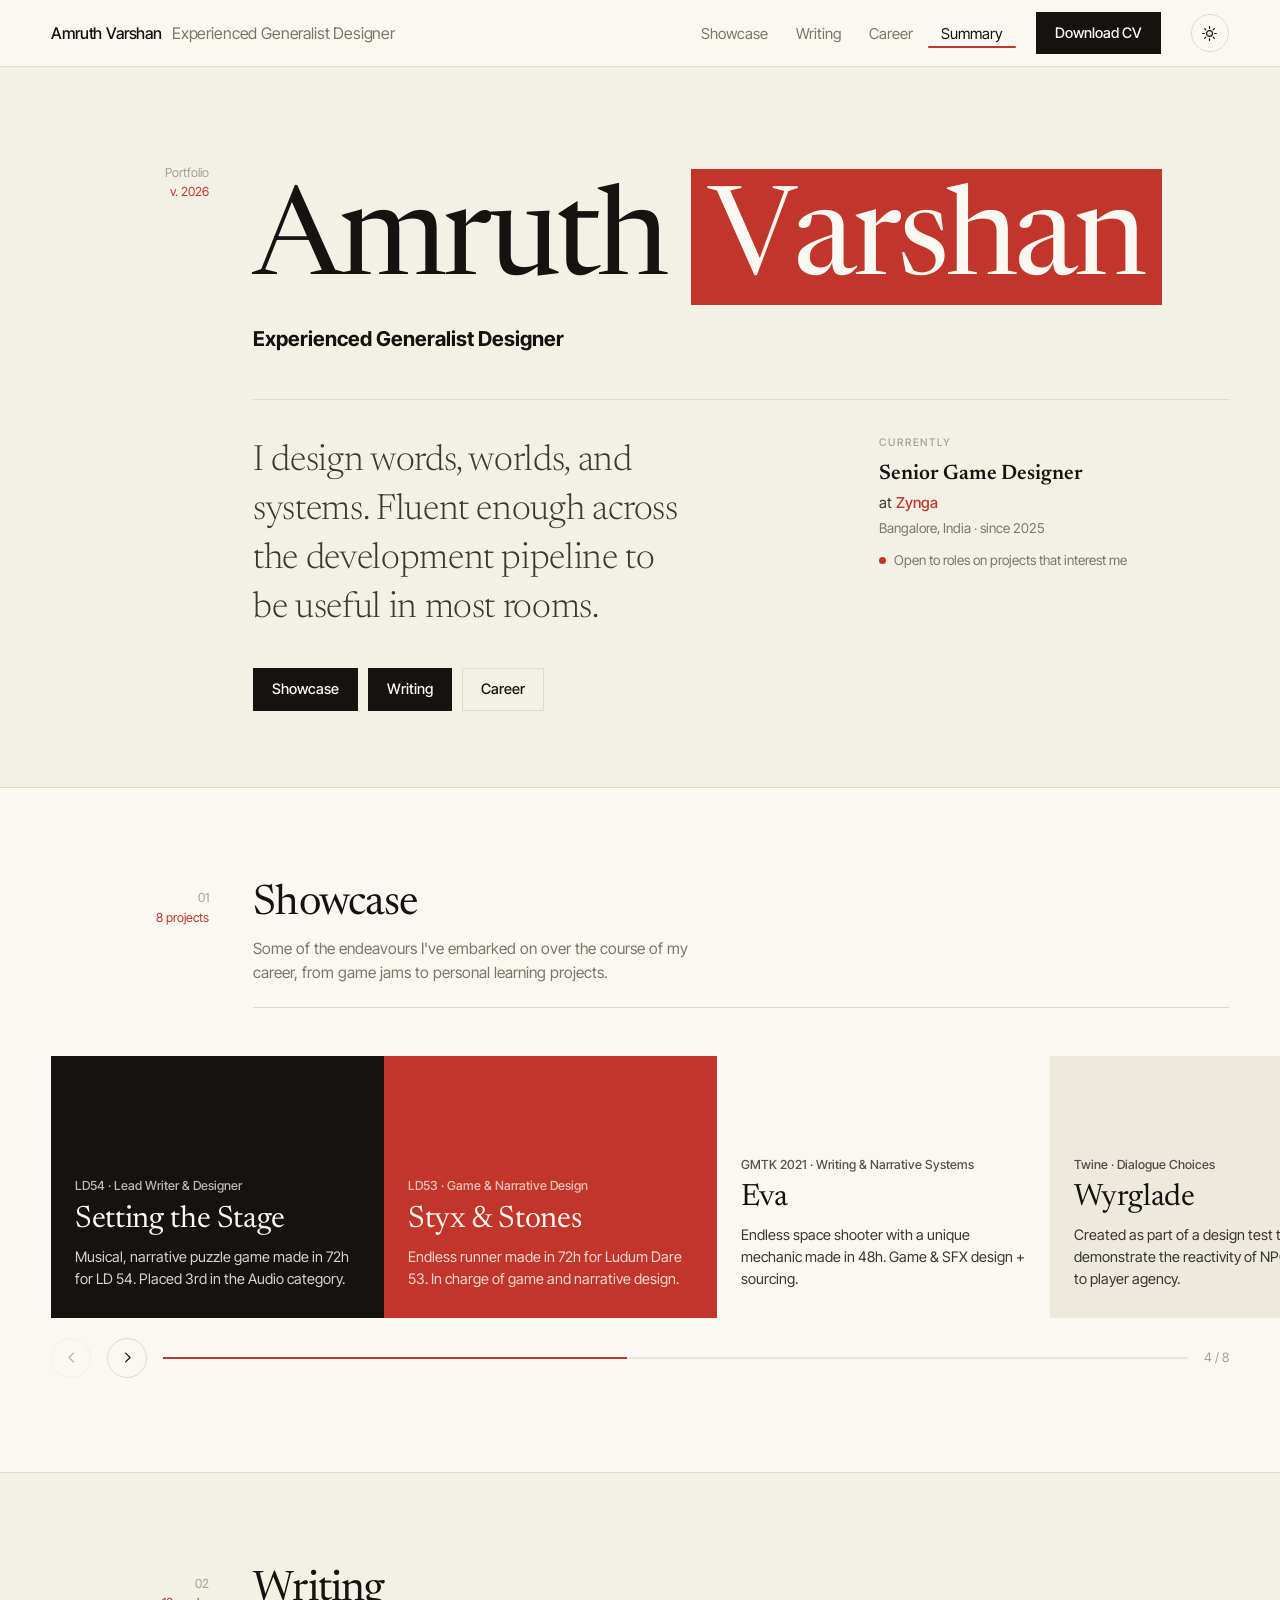
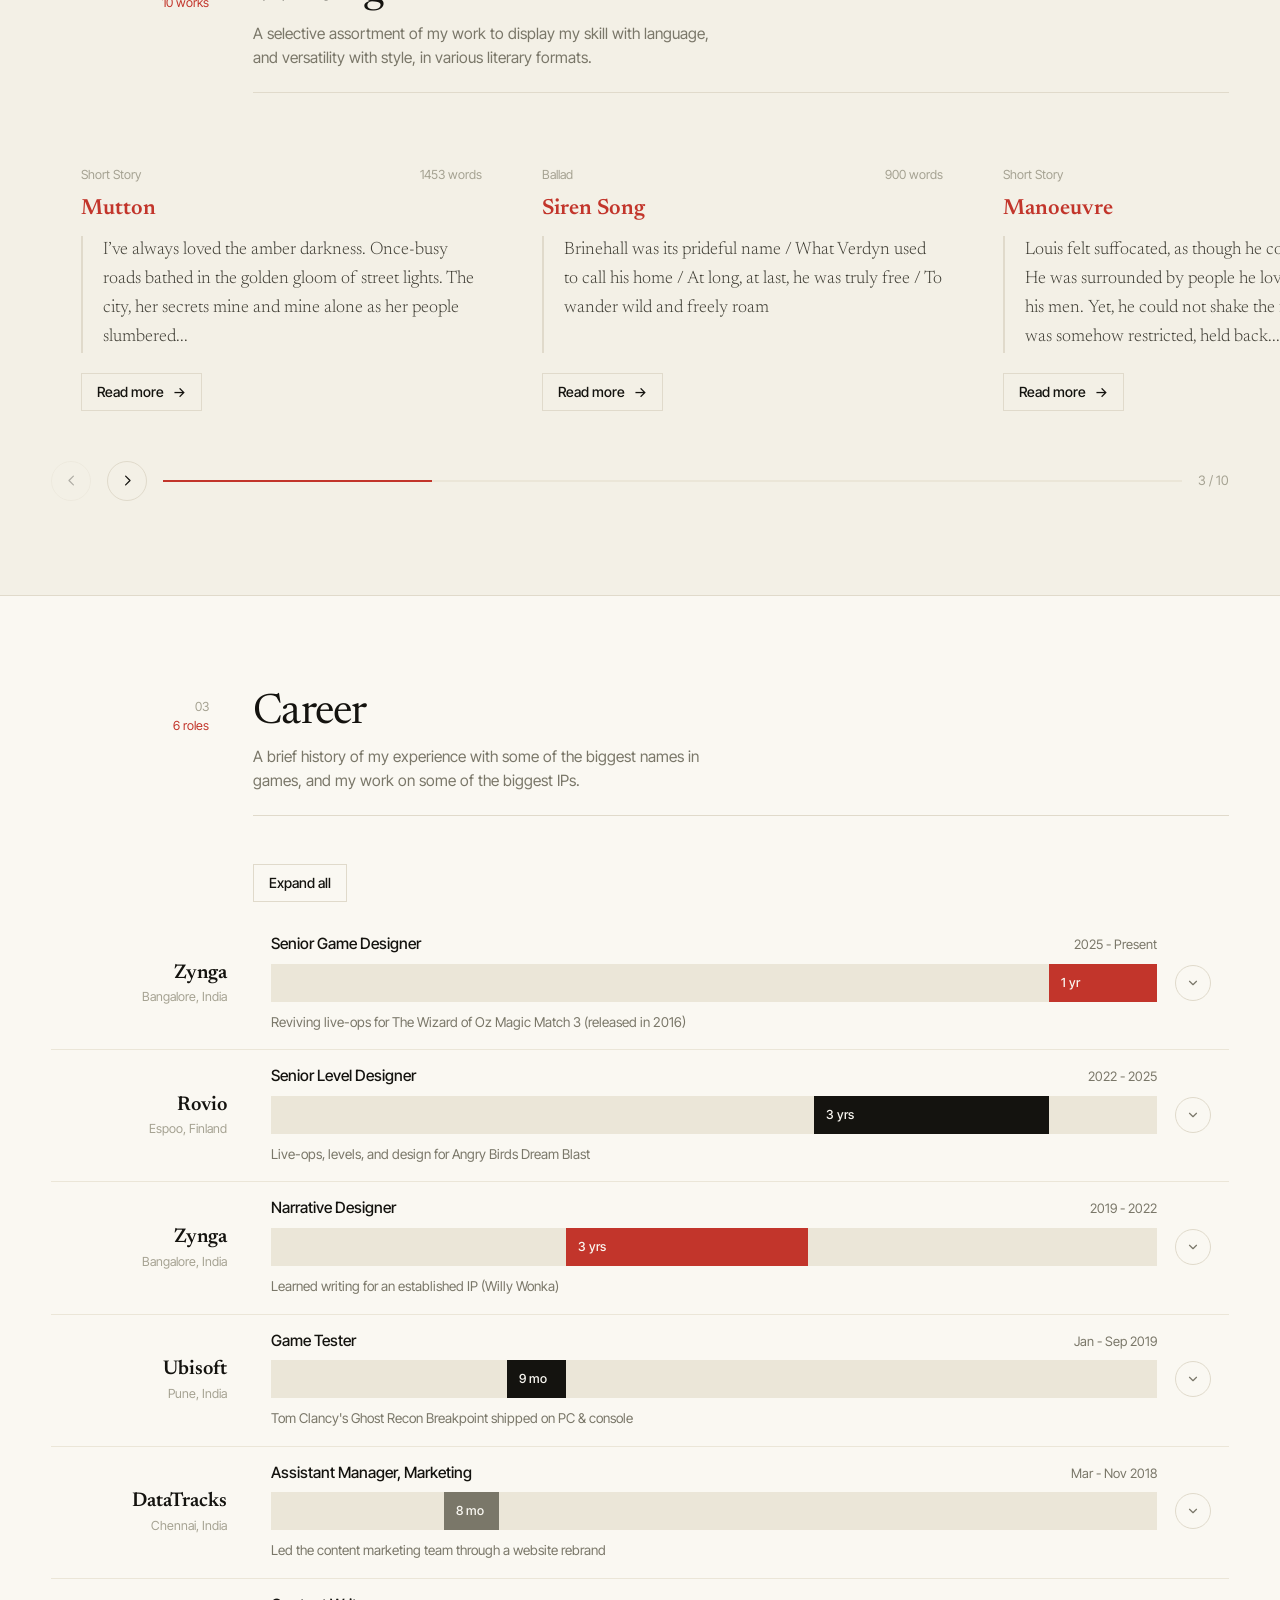
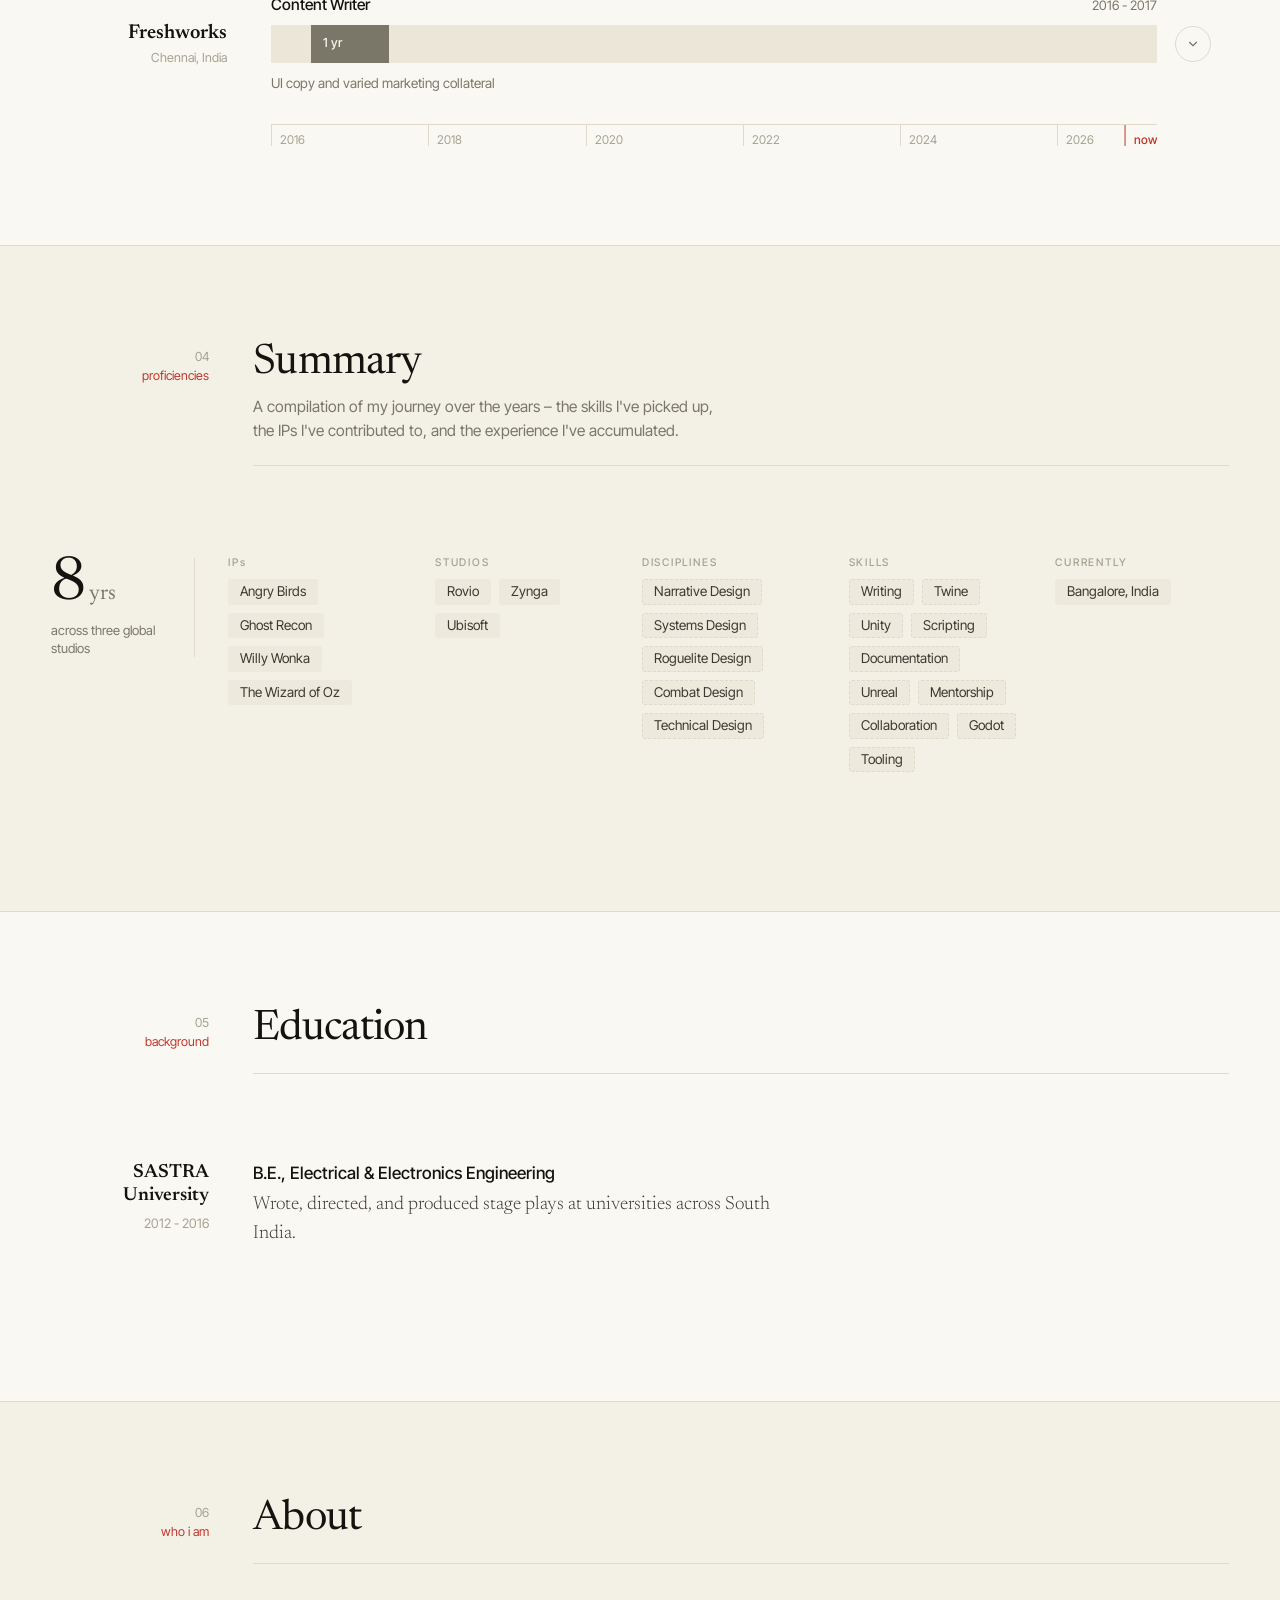
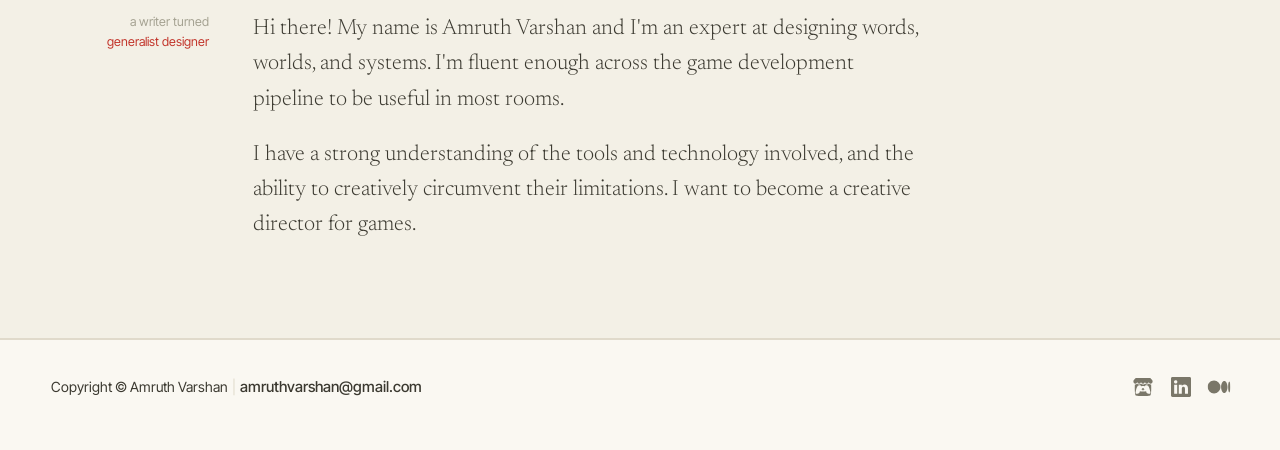
<file: index.html>
<!DOCTYPE html>
<html lang="en" data-theme="dark">
<head>
<meta charset="utf-8">
<meta name="viewport" content="width=device-width,initial-scale=1">
<title>Amruth Varshan</title>
<meta name="description" content="Game designer, narrative designer and writer. Eight years across five studios — Rovio, Zynga, Ubisoft.">
<link rel="icon" type="image/svg+xml" href="/images/favicon.svg">
<link rel="preconnect" href="https://fonts.googleapis.com">
<link rel="preconnect" href="https://fonts.gstatic.com" crossorigin>
<link href="https://fonts.googleapis.com/css2?family=Inter+Tight:wght@400;500;600&family=Newsreader:ital,opsz,wght@0,6..72,300;0,6..72,400;0,6..72,500;0,6..72,600;1,6..72,300;1,6..72,400&display=swap" rel="stylesheet">
<link rel="stylesheet" href="theme.css">
<style>
/* ============================================================================
   THE PRINT SHEET
   ----------------------------------------------------------------------------
   A separate, purpose-built one-page A4 document built from the same data as
   the page. It reads the SAME theme tokens as the site, so the PDF carries the
   palette, the serif and the accent rule straight through — and it follows
   whichever theme is active when you export.

   @page margin is ZERO and the margins are drawn by #sheet's own padding.
   That is what suppresses the browser's own header and footer (date, file
   path, page number, document title) in Chrome and Edge.
   ========================================================================== */
#sheet{display:none}
@page{size:A4; margin:0}

@media print{
  html,body{background:var(--paper)!important; color:var(--ink)!important}
  body > *:not(#sheet){display:none!important}
  #sheet{display:block}
  *{-webkit-print-color-adjust:exact!important; print-color-adjust:exact!important}
}

/* True-size preview on screen so the page break can be checked without
   opening the print dialog every time — scoped to screen only. Without
   that scoping, this rule's own 26px top+bottom margin stays active if
   Save PDF is clicked while still in preview mode, pushing the sheet's
   total height just past one A4 page and producing a near-blank second
   page. Printing should always see the sheet at its plain print-mode
   size, regardless of whatever the on-screen preview state happens to be. */
@media screen{
  body.preview{background:#4E524C}
  body.preview > *:not(#sheet):not(header){display:none}
  body.preview #sheet{display:block; width:210mm; min-height:297mm; margin:26px auto;
    box-shadow:0 14px 50px rgba(0,0,0,.5)}
}

#sheet{
  background:var(--paper); color:var(--ink);
  padding:13mm 14mm; min-height:297mm;
  font:400 9.6pt/1.42 "Inter Tight",sans-serif;
}
#sheet *{box-sizing:border-box}

/* --- masthead: the same red block that anchors the site --- */
#sheet .ph{display:flex; align-items:flex-end; justify-content:space-between; gap:8mm}
#sheet .ph h1{font:400 27pt/.98 "Newsreader",serif; margin:0; letter-spacing:-.028em}
#sheet .ph h1 .last{background:var(--accent); color:var(--accent-ink); padding:.056em .1em 0; display:inline-block}
#sheet .ph .t{font-size:9.4pt; color:var(--muted); margin-top:2.4mm; letter-spacing:.01em}
#sheet .ph .c{text-align:right; font-size:8.4pt; line-height:1.55; color:var(--ink-2)}
/* Contact lines and project titles are real <a href> now (so the exported
   PDF carries working hyperlinks) but should print exactly like the plain
   text they used to be — no blue, no underline, no visual sign they're
   links at all until someone actually clicks one in a PDF viewer. */
#sheet a{color:inherit; text-decoration:none}
#sheet .rule{height:2.4pt; background:var(--accent); margin:3.2mm 0 3mm}
#sheet .pitch{font:300 12pt/1.4 "Newsreader",serif; font-style:italic; color:var(--ink-2); margin:0 0 5mm}

/* --- body grid ---
   Floats, not flex. WebKit's print engine (which is what every browser on
   iOS is required to use, "Chrome" included — Apple mandates it) does not
   reliably paginate flex containers: content can get clipped mid-item or
   duplicated across pages rather than flowing cleanly from one page to the
   next. Floats predate flexbox by well over a decade and have always had
   solid print-fragmentation support, which is exactly the property this
   two-column layout actually needs once it's long enough to spill onto a
   second page — a property flex doesn't reliably have here, even though
   both render identically on screen for a layout this simple. */
#sheet .grid::after{content:""; display:block; clear:both}
#sheet .main{float:left; width:63%}
#sheet .side{float:right; width:33%}
#sheet section{padding:0}          /* override the site's section rhythm */
#sheet h2{font:600 7.8pt/1 "Inter Tight"; letter-spacing:.13em; color:var(--ink);
  margin:0 0 2.4mm; padding-bottom:1.1mm; border-bottom:.7pt solid var(--accent)}
#sheet .side section + section h2{margin-top:4.6mm}

/* Each role gets a small dot in the left margin with a hairline trailing
   down to the next one — the same tenure-marker language as the on-page
   chart, quietened for print. .tl needs to span the role's FULL height
   (however many bullets it has) for that trailing line to actually reach
   the next dot — flex's default align-items:stretch used to do this for
   free, but a floated .tl only takes the height of its own content (just
   the dot), which is exactly what made the line cut off partway down
   after switching away from flex for pagination reasons. Absolute
   positioning against .job's own position:relative replicates the same
   full-height stretch without touching flex at all — this has always had
   solid print support, same as the floats used elsewhere on this page. */
#sheet .job{position:relative; margin-bottom:3.4mm; break-inside:avoid;
  padding:0 0 0 4.6mm; border:0}
#sheet .job .tl{position:absolute; top:0; left:0; bottom:0; width:2mm; padding-top:1.31mm}
#sheet .job .tl i{display:block; width:2mm; height:2mm; border-radius:50%; background:var(--accent)}
#sheet .job .tl::after{content:""; position:absolute; top:4.93mm; bottom:-3.4mm; left:.9mm;
  width:.5pt; background:var(--rule)}
#sheet .job:last-child .tl::after{display:none}
#sheet .job .r1{display:flex; justify-content:space-between; align-items:baseline; gap:4mm}
#sheet .job .co{font:600 11.4pt/1.15 "Newsreader",serif; color:var(--ink)}
#sheet .job .dt{font-size:8pt; color:var(--muted); white-space:nowrap}
#sheet .job .ti{font-size:9pt; font-weight:600; color:var(--accent); margin-top:.3mm}
#sheet .job ul{margin:1.2mm 0 0; padding:0; list-style:none; max-width:none}
#sheet .job li{position:relative; padding-left:3.4mm; font-size:8.8pt; line-height:1.38;
  margin-bottom:.8mm; color:var(--ink-2)}
#sheet .job li::before{content:""; position:absolute; left:0; top:1.5mm; width:1.8mm;
  height:.7pt; background:var(--accent); transform:none}

/* Disciplines and Tools: plain bordered chips, one per item. Replaces an
   earlier inline dot-separated line, which read as one run-on fragment
   rather than a list of distinct things. inline-block rather than flex-
   wrap — the browser wraps these onto new lines exactly the way it wraps
   words in a paragraph, no flex container (and so no print-pagination
   risk) required for what is fundamentally just a wrapping row of tags. */
#sheet .chips{font-size:0}
#sheet .chip{display:inline-block; font-size:7.6pt; padding:1.2mm 2.4mm; margin:0 1.6mm 1.6mm 0;
  border:.6pt solid var(--rule); border-radius:1mm; color:var(--ink-2)}

/* Projects, in the side column: a single stacked list (there's no room for
   the two-up grid the web page's carousel affords at this column width),
   each entry marked with a left rule rather than a bullet. Plain block
   stacking — flex-direction:column with no wrapping was never doing
   anything a block-level list doesn't already do on its own, so there
   was nothing to lose by removing it and no reason to carry the same
   print-pagination risk as everywhere else here. */
#sheet .proj .p{break-inside:avoid; border-left:1.4pt solid var(--accent); padding-left:2.6mm;
  margin-bottom:3mm}
#sheet .proj .p:last-child{margin-bottom:0}
#sheet .proj .pt{font:600 9.2pt/1.2 "Newsreader",serif; color:var(--ink)}
#sheet .proj .pm{font-size:7.4pt; color:var(--muted); font-weight:500; margin:.3mm 0 1.2mm;
  text-transform:uppercase; letter-spacing:.03em}
#sheet .proj .pl{font-size:8pt; line-height:1.4; color:var(--ink-2)}

#sheet .ed b{display:block; font-size:9pt; font-weight:600; color:var(--ink)}
#sheet .ed span{display:block; font-size:8.4pt; color:var(--ink-2)}
#sheet .ed em{display:block; font-style:normal; font-size:8pt; color:var(--muted); margin-top:1mm}
</style>
</head>
<body class="no-js">

<div id="prog"></div>

<header>
  <div class="wrap">
    <a class="sig" href="#hero"><span id="sig-name"></span><i id="sig-role"></i></a>
    <nav id="nav">
      <span id="ink"></span>
    </nav>
    <div class="hdr-actions">
      <span id="pdf-actions" style="display:contents"></span>
      <button class="tog no-print" id="tog" aria-label="Switch theme">
        <svg class="sun" viewBox="0 0 24 24" fill="none" stroke="currentColor" stroke-width="1.7" stroke-linecap="round" aria-hidden="true"><circle cx="12" cy="12" r="4.2"/><path d="M12 2.4v2.2M12 19.4v2.2M21.6 12h-2.2M4.6 12H2.4M18.8 5.2l-1.6 1.6M6.8 17.2l-1.6 1.6M18.8 18.8l-1.6-1.6M6.8 6.8L5.2 5.2"/></svg>
        <svg class="moon" viewBox="0 0 24 24" fill="none" stroke="currentColor" stroke-width="1.7" stroke-linecap="round" stroke-linejoin="round" aria-hidden="true"><path d="M20.5 14.6A8.6 8.6 0 1 1 9.4 3.5a6.9 6.9 0 0 0 11.1 11.1z"/></svg>
      </button>
    </div>
  </div>
</header>

<main>

  <!-- ============================ HERO ============================
       The name runs on one line across the full content column, and the
       row beneath splits into statement + a live "currently" block, so
       the right-hand side is never left empty.
  ============================================================== -->
  <section class="hero spotlight" id="hero">
    <div class="wrap g">
      <div class="mg rv">Portfolio<em id="rev"></em></div>
      <div class="rv d1">
        <h1 class="nm"><span id="first"></span> <span class="last" id="last"></span></h1>
        <ul class="byl" id="byl"></ul>
        <div class="split">
          <div>
            <p class="stmt" id="stmt"></p>
            <div class="cta" id="cta"></div>
          </div>
          <div class="nowcard" id="nowcard"></div>
        </div>
      </div>
    </div>
  </section>

  <!-- ============================ WORK ============================ -->
  <section id="work" class="spotlight">
    <div class="wrap">
      <div class="shead g rv" id="work-shead"></div>
    </div>
    <div class="wrap">
      <div class="carousel rv d1" id="work-car">
        <div class="scroller" id="tiles" tabindex="0" role="region" aria-label="Projects, scroll horizontally"></div>
        <div class="cbar">
          <button class="cbtn" data-prev aria-label="Previous projects">
            <svg viewBox="0 0 24 24" fill="none" stroke="currentColor" stroke-width="2" stroke-linecap="round" stroke-linejoin="round" aria-hidden="true"><path d="M15 5l-7 7 7 7"/></svg></button>
          <button class="cbtn" data-next aria-label="More projects">
            <svg viewBox="0 0 24 24" fill="none" stroke="currentColor" stroke-width="2" stroke-linecap="round" stroke-linejoin="round" aria-hidden="true"><path d="M9 5l7 7-7 7"/></svg></button>
          <div class="ctrack"><i></i></div>
          <span class="ccount"></span>
        </div>
      </div>
    </div>
  </section>

  <!-- ========================== WRITING =========================== -->
  <div class="band spotlight">
    <section id="writing">
      <div class="wrap">
        <div class="shead g rv" id="writing-shead"></div>
      </div>
      <div class="wrap">
        <div class="carousel rv d1" id="writing-car">
          <div class="scroller" id="pieces" tabindex="0" role="region" aria-label="Writing, scroll horizontally"></div>
          <div class="cbar">
            <button class="cbtn" data-prev aria-label="Previous pieces">
              <svg viewBox="0 0 24 24" fill="none" stroke="currentColor" stroke-width="2" stroke-linecap="round" stroke-linejoin="round" aria-hidden="true"><path d="M15 5l-7 7 7 7"/></svg></button>
            <button class="cbtn" data-next aria-label="More pieces">
              <svg viewBox="0 0 24 24" fill="none" stroke="currentColor" stroke-width="2" stroke-linecap="round" stroke-linejoin="round" aria-hidden="true"><path d="M9 5l7 7-7 7"/></svg></button>
            <div class="ctrack"><i></i></div>
            <span class="ccount"></span>
          </div>
        </div>
      </div>
    </section>
  </div>

  <!-- =========================== CAREER ===========================
       The chart doubles as the full history. Every row is collapsed on
       load; clicking one opens its full detail in place, right beneath
       the bar, rather than sending the reader to a separate page.
  ============================================================== -->
  <section id="career" class="spotlight">
    <div class="wrap">
      <div class="shead g rv" id="career-shead"></div>
      <div class="g rv" style="margin-bottom:16px">
        <div class="mg"></div>
        <div><button class="rd" id="expand-all" type="button">Expand all</button></div>
      </div>
      <div class="chart rv d1" id="chart"></div>
    </div>
  </section>

  <!-- ======================== AT A GLANCE ========================= -->
  <div class="band spotlight">
    <section id="skills">
      <div class="wrap">
        <div class="shead g rv" id="skills-shead"></div>
      </div>
      <div class="wrap glance rv d1" id="glance" aria-label="At a glance"></div>
    </section>
  </div>

  <!-- ======================== EDUCATION ========================= -->
  <section id="education" class="spotlight">
    <div class="wrap">
      <div class="shead g rv" id="education-shead"></div>
      <div id="edu"></div>
    </div>
  </section>

  <!-- =========================== ABOUT ============================ -->
  <div class="band spotlight">
    <section id="about">
      <div class="wrap">
        <div class="shead g rv" id="about-shead"></div>
        <div class="g rv d1">
          <div class="mg" id="about-mg"></div>
          <div class="prose" id="abt"></div>
        </div>
      </div>
    </section>
  </div>

</main>

<footer class="spotlight">
  <div class="wrap in">
    <span class="copy" id="copy"></span>
    <span id="links"></span>
  </div>
</footer>

<!-- the printable sheet, built from the same data -->
<div id="sheet"></div>

<script src="site-data.js"></script>
<script src="app.js"></script>
<script>
(function () {
  "use strict";
  document.body.classList.remove('no-js');
  var d = window.SITE, $ = function (s) { return document.querySelector(s); };
  var esc = UI.esc;
  /* every outbound link opens in its own tab so the portfolio is never lost */
  var EXT = ' target="_blank" rel="noopener noreferrer"';

  /* Builds a section's number + heading + byline + rule block. The number
     is always the call's own position (1-6), never read from data or
     typed by hand — reordering which section a heading belongs to is a
     page-structure change, not a content edit, so it isn't something
     site-data.js tracks. byline is optional: an empty string simply
     leaves the <p> out, matching how availability.text works. */
  function shead(num, heading, byline, subtitle) {
    var n = num < 10 ? '0' + num : '' + num;
    return '<div class="no">' + n + '<em>' + esc(subtitle) + '</em></div>' +
      '<div><h2>' + esc(heading) + '</h2>' +
      (byline ? '<p>' + esc(byline) + '</p>' : '') +
      '<div class="line"></div></div>';
  }

  UI.theme();

  /* ---- header: nav + signature + pdf buttons ---- */
  $('#sig-name').textContent = d.name.first + ' ' + d.name.last;
  $('#nav').innerHTML =
    d.nav.map(function (n) { return '<a href="' + esc(n.href) + '">' + esc(n.text) + '</a>'; }).join('') +
    '<span id="ink"></span>';
  /* Two fixed, named slots rather than a list — each button drives its
     own distinct behaviour (toggle the preview / open the print dialog),
     so unlike nav or heroButtons there's nothing to reorder or add to,
     just enabled/text/style per slot. Left out of the markup entirely
     when disabled, matching availability.text's pattern, rather than
     rendered hidden or empty. */
  function pdfBtn(id, cfg, extraAttrs) {
    if (!cfg.enabled) return '';
    return '<button class="btn' + (cfg.style === 'solid' ? ' solid' : '') + ' no-print" id="' + id + '"' +
      (extraAttrs || '') + '>' + esc(cfg.text) + '</button>';
  }
  $('#pdf-actions').innerHTML =
    pdfBtn('preview', d.pdfButtons.preview, ' style="margin-left:6px"') +
    pdfBtn('print', d.pdfButtons.save, ' title="In the dialog, open &quot;More settings&quot; and enable &quot;Background graphics&quot; to keep the colour"');

  /* ---- hero ---- */
  $('#first').textContent = d.name.first;
  $('#last').textContent  = d.name.last;
  $('#rev').textContent   = d.rev;
  $('#stmt').textContent  = d.statement;
  $('#byl').innerHTML     = d.title.map(function (t) { return '<li>' + esc(t) + '</li>'; }).join('');
  $('#sig-role').textContent = d.title.slice(0, 2).join(' · ');
  $('#cta').innerHTML = d.heroButtons.map(function (b) {
    return '<a class="btn' + (b.style === 'solid' ? ' solid' : '') + '" href="' + esc(b.href) + '">' + esc(b.text) + '</a>';
  }).join('');

  /* One orchestrated moment on first paint, not a scroll effect — the name
     is above the fold, so it plays immediately rather than waiting on the
     .rv/IntersectionObserver machinery the rest of the page uses. Off
     entirely under reduced motion: the name then stays exactly what
     textContent already put there, two frames up, with no split markup
     added at all. */
  if (!UI.calm) (function () {
    function splitLetters(el) {
      var text = el.textContent;
      el.textContent = '';
      var frag = document.createDocumentFragment();
      for (var i = 0; i < text.length; i++) {
        var s = document.createElement('span');
        s.textContent = text[i] === ' ' ? '\u00A0' : text[i];
        frag.appendChild(s);
      }
      el.appendChild(frag);
      return [].slice.call(el.children);
    }
    var nm = document.querySelector('.nm');
    var spans = splitLetters($('#first')).concat(splitLetters($('#last')));
    spans.forEach(function (s, i) { s.style.transitionDelay = (i * 28) + 'ms'; });
    nm.classList.add('nmstagger');
    requestAnimationFrame(function () {
      requestAnimationFrame(function () { nm.classList.add('nmstagger-in'); });
    });
  })();

  /* the "currently" block is derived from the first career role, so it can
     never fall out of date relative to the chart below. The "Open to
     roles" line is separate — it's a personal availability flag, not
     tied to any one employer — and is entirely optional: when
     availability.open is false, the line is left out of the markup
     rather than rendered empty or hidden, so the card just ends cleanly
     after the location/since line with no leftover gap. */
  var cur = d.career.roles[0];
  var avail = d.availability;
  $('#nowcard').innerHTML =
    '<h4>Currently</h4>' +
    '<p class="r">' + esc(cur.role) + '</p>' +
    '<p class="c">at <b>' + esc(cur.company) + '</b></p>' +
    '<p class="w">' + esc(cur.where) + ' · since ' + Math.floor(cur.from) + '</p>' +
    (avail && avail.open ? '<span class="open"><i></i>' + esc(avail.text) + '</span>' : '');

  /* ---- work carousel ---- */
  var TONES = ['tone-ink', 'tone-accent', 'tone-plain', 'tone-sink'];
  $('#work-shead').innerHTML = shead(1, d.work.heading, d.work.byline, d.work.items.length + ' ' + d.work.countLabel);
  $('#tiles').innerHTML = d.work.items.map(function (w, i) {
    return '<a class="card ' + TONES[i % TONES.length] + '" href="' + esc(w.href) + '"' + EXT + '>' +
      '<span class="arw" aria-hidden="true">&#8599;</span>' +
      '<em>' + esc(w.meta) + '</em><b>' + esc(w.title) + '</b><p>' + esc(w.line) + '</p></a>';
  }).join('');

  if (!UI.calm) [].forEach.call(document.querySelectorAll('.card'), function (c) {
    c.addEventListener('pointermove', function (e) {
      var r = c.getBoundingClientRect();
      c.style.setProperty('--mx', ((e.clientX - r.left) / r.width * 100) + '%');
      c.style.setProperty('--my', ((e.clientY - r.top) / r.height * 100) + '%');
    });
  });

  /* ---- writing carousel ---- */
  $('#writing-shead').innerHTML = shead(2, d.writing.heading, d.writing.byline, d.writing.items.length + ' ' + d.writing.countLabel);
  $('#pieces').innerHTML = d.writing.items.map(function (p) {
    return '<article class="qcard">' +
      '<div class="form"><span>' + esc(p.form) + '</span><span>' + esc(p.length) + '</span></div>' +
      '<h3>' + esc(p.title) + '</h3>' +
      '<p class="ex">' + esc(p.excerpt) + '</p>' +
      '<a class="rd" href="' + esc(p.href) + '"' + EXT + ' style="margin-top:20px; align-self:flex-start">' +
        esc(d.writing.readMoreText) + ' <span class="ar">&rarr;</span></a>' +
      '</article>';
  }).join('');

  UI.carousel($('#work-car'));
  UI.carousel($('#writing-car'));

  /* ---- career: rows expand in place, every one collapsed on load ---- */
  $('#career-shead').innerHTML = shead(3, d.career.heading, d.career.byline, d.career.roles.length + ' ' + d.career.countLabel);
  $('#expand-all').textContent = d.career.expandAllText;
  UI.chart($('#chart'), d.career, { expand: true });

  /* ---- at a glance + education ---- */
  $('#skills-shead').innerHTML = shead(4, d.glance.heading, d.glance.byline, d.glance.subtitle);
  UI.glance($('#glance'), d.glance);
  $('#education-shead').innerHTML = shead(5, d.education.heading, d.education.byline, d.education.subtitle);
  $('#edu').innerHTML = d.education.items.map(function (e) {
    return '<div class="job g rv">' +
      '<div class="mg"><b>' + esc(e.school) + '</b><span class="meta">' + esc(e.dates) + '</span></div>' +
      '<div><p class="role">' + esc(e.award) + '</p><p class="sum">' + esc(e.note) + '</p></div></div>';
  }).join('');

  /* ---- about + footer ---- */
  $('#about-shead').innerHTML = shead(6, d.about.heading, d.about.byline, d.about.subtitle);
  $('#about-mg').innerHTML = esc(d.about.marginLabel) + '<em>' + esc(d.about.marginNote) + '</em>';
  $('#abt').innerHTML = d.about.paragraphs.map(function (p) { return '<p>' + esc(p) + '</p>'; }).join('');

  $('#copy').innerHTML =
    'Copyright &copy; ' + esc(d.name.first + ' ' + d.name.last) +
    ' <span class="sep">|</span> ' +
    '<a class="em" href="mailto:' + esc(d.contact[0].text) + '">' + esc(d.contact[0].text) + '</a>';

  /* Recognisable brand marks rather than plain text labels — sourced from
     Bootstrap Icons (LinkedIn, Medium) and a faithful community redraw of
     the itch.io mark, each reduced to a single currentColor path so they
     pick up the same hover colour as any other footer link. */
  var SOCIAL_ICON = {
    'itch.io': '<svg class="ic-itch" viewBox="0 0 32 32" aria-hidden="true"><path fill="currentColor" d="M16 5c-3.252 0-7.688.05-8.588.13-1.01.607-3.01 2.901-3.03 3.497v1C4.383 10.89 5.567 12 6.638 12 7.92 12 8.99 10.93 8.99 9.668 8.99 10.93 10.03 12 11.312 12c1.293 0 2.293-1.069 2.293-2.332 0 1.262 1.09 2.332 2.383 2.332h.022c1.293 0 2.383-1.069 2.383-2.332 0 1.262 1.01 2.332 2.293 2.332 1.283 0 2.324-1.069 2.324-2.332 0 1.262 1.07 2.332 2.353 2.332 1.071 0 2.252-1.11 2.252-2.373v-1c-.02-.596-2.02-2.89-3.03-3.496C21.445 5.02 19.253 5 16 5zm-2.45 6.742c-1.052 1.81-3.698 1.832-4.73.012-.63 1.092-2.056 1.514-2.666 1.307-.178 1.899-.3 11.648.992 13.283 3.797.885 14.019.866 17.708 0 1.495-1.524 1.16-11.522.992-13.283-.61.207-2.037-.215-2.657-1.307-1.043 1.82-3.688 1.798-4.74-.012-.325.59-1.082 1.367-2.449 1.367a2.73 2.73 0 01-2.45-1.367zM11.42 14c.8 0 1.53 0 2.41.98 1.45-.15 2.89-.15 4.34 0 .89-.97 1.61-.97 2.41-.97 2.58 0 3.2 3.81 4.13 7.09.84 3.05-.28 3.13-1.67 3.13-2.07-.08-3.22-1.58-3.22-3.09-1.93.32-5.01.44-7.64 0 0 1.51-1.15 3.01-3.22 3.09-1.39 0-2.51-.08-1.67-3.13.93-3.3 1.55-7.09 4.13-7.09V14zM16 16.877s-1.694 1.562-2 2.107l1.107-.04v.966c0 .058.819.008.893.008.447.017.893.033.893-.008v-.967l1.107.041c-.306-.546-2-2.107-2-2.107z"/></svg>',
    'LinkedIn': '<svg class="ic-in" viewBox="0 0 16 16" aria-hidden="true"><path fill="currentColor" d="M0 1.146C0 .513.526 0 1.175 0h13.65C15.474 0 16 .513 16 1.146v13.708c0 .633-.526 1.146-1.175 1.146H1.175C.526 16 0 15.487 0 14.854zm4.943 12.248V6.169H2.542v7.225zm-1.2-8.212c.837 0 1.358-.554 1.358-1.248-.015-.709-.52-1.248-1.342-1.248S2.4 3.226 2.4 3.934c0 .694.521 1.248 1.327 1.248zm4.908 8.212V9.359c0-.216.016-.432.08-.586.173-.431.568-.878 1.232-.878.869 0 1.216.662 1.216 1.634v3.865h2.401V9.25c0-2.22-1.184-3.252-2.764-3.252-1.274 0-1.845.7-2.165 1.193v.025h-.016l.016-.025V6.169h-2.4c.03.678 0 7.225 0 7.225z"/></svg>',
    'Medium': '<svg class="ic-med" viewBox="0 0 16 16" aria-hidden="true"><path fill="currentColor" d="M9.025 8c0 2.485-2.02 4.5-4.513 4.5A4.506 4.506 0 0 1 0 8c0-2.486 2.02-4.5 4.512-4.5A4.506 4.506 0 0 1 9.025 8m4.95 0c0 2.34-1.01 4.236-2.256 4.236S9.463 10.339 9.463 8c0-2.34 1.01-4.236 2.256-4.236S13.975 5.661 13.975 8M16 8c0 2.096-.355 3.795-.794 3.795-.438 0-.793-1.7-.793-3.795 0-2.096.355-3.795.794-3.795.438 0 .793 1.699.793 3.795"/></svg>'
  };
  $('#links').innerHTML = d.contact.slice(1).map(function (c) {
    return '<a class="soc" href="' + esc(c.href) + '"' + EXT + ' aria-label="' + esc(c.text) + '">' +
      (SOCIAL_ICON[c.text] || esc(c.text)) + '</a>';
  }).join('');

  /* ---- spotlight + magnetic buttons, page-wide ----------------------
     One shared pointermove on document rather than per-element listeners:
     cheap even with several dozen candidate buttons, since it's just
     arithmetic per move, and it's the only way the spotlight can hand off
     between sections at all (see below). Queried here, after every piece
     of dynamic content above has rendered, so it also catches buttons
     that don't exist until now — the writing cards' "Read the rest"
     links chief among them. Off entirely on touch and under reduced
     motion, same FINE && !UI.calm convention as the chart hover guide
     further down. The print sheet is deliberately excluded — #sheet is
     for the PDF, never seen on screen, so neither effect has anything to
     do there. */
  if (UI.fine && !UI.calm) (function () {
    var spots = [].slice.call(document.querySelectorAll('.spotlight'));
    var magnets = [].slice.call(document.querySelectorAll('.btn, .rd, .cbtn, .tog'));
    var radius = 70, pull = 0.3;
    var activeSpot = null;

    document.addEventListener('pointermove', function (e) {
      var target = e.target.closest ? e.target.closest('.spotlight') : null;
      if (target !== activeSpot) {
        if (activeSpot) activeSpot.classList.remove('spot-on');
        activeSpot = target;
        if (activeSpot) {
          var er = activeSpot.getBoundingClientRect();
          activeSpot.classList.add('spot-snap');
          activeSpot.style.setProperty('--mx', ((e.clientX - er.left) / er.width * 100) + '%');
          activeSpot.style.setProperty('--my', ((e.clientY - er.top) / er.height * 100) + '%');
          void activeSpot.offsetWidth; /* force the snap to commit before re-enabling the glide */
          activeSpot.classList.add('spot-on');
          /* captured by reference so a quick re-entry of the same section
             before these frames fire still clears the right element's
             snap class, not whatever activeSpot has since become */
          (function (el) {
            requestAnimationFrame(function () {
              requestAnimationFrame(function () { el.classList.remove('spot-snap'); });
            });
          })(activeSpot);
        }
      } else if (activeSpot) {
        var r = activeSpot.getBoundingClientRect();
        activeSpot.style.setProperty('--mx', ((e.clientX - r.left) / r.width * 100) + '%');
        activeSpot.style.setProperty('--my', ((e.clientY - r.top) / r.height * 100) + '%');
      }
      magnets.forEach(function (b) {
        var br = b.getBoundingClientRect();
        var dx = e.clientX - (br.left + br.width / 2), dy = e.clientY - (br.top + br.height / 2);
        var dist = Math.sqrt(dx * dx + dy * dy);
        if (dist < radius) {
          var p = 1 - dist / radius;
          b.style.setProperty('--magx', (dx * p * pull) + 'px');
          b.style.setProperty('--magy', (dy * p * pull) + 'px');
        } else {
          b.style.setProperty('--magx', '0px');
          b.style.setProperty('--magy', '0px');
        }
      });
    });
    document.addEventListener('pointerleave', function () {
      if (activeSpot) activeSpot.classList.remove('spot-on');
      activeSpot = null;
      magnets.forEach(function (b) { b.style.setProperty('--magx', '0px'); b.style.setProperty('--magy', '0px'); });
    });
  })();

  /* =========================== THE SHEET ===========================
     Same data, entirely separate layout. The accent rule and the red
     name block carry over from the site; skill tiers don't — a printed
     page can't hover, and the tooltip is exactly what tells the level
     on the page itself, so Disciplines and Tools print as plain chips
     with no colour or grouping standing in for it.
  ================================================================= */
  function chipsList(g) {
    return '<div class="chips">' +
      g.items.map(function (i) { return '<span class="chip">' + esc(i.name) + '</span>'; }).join('') +
      '</div>';
  }

  $('#sheet').innerHTML =
    '<div class="ph">' +
      '<div><h1>' + esc(d.name.first) + ' <span class="last">' + esc(d.name.last) + '</span></h1>' +
        '<div class="t">' + d.title.map(esc).join(' · ') + '</div></div>' +
      '<div class="c">' + d.pdfContact.map(function (c) { return '<a href="' + esc(c.href) + '"' + EXT + '>' + esc(c.text) + '</a>'; }).join('<br>') + '</div>' +
    '</div>' +
    '<div class="rule"></div>' +
    '<p class="pitch">' + esc(d.statement) + '</p>' +
    '<div class="grid"><div class="main"><h2>EXPERIENCE</h2>' +
      d.career.roles.map(function (r) {
        return '<div class="job"><div class="tl"><i></i></div><div class="jbody">' +
          '<div class="r1"><span class="co">' + esc(r.company) + '</span>' +
          '<span class="dt">' + esc(r.dates) + '</span></div>' +
          '<div class="ti">' + esc(r.role) + '</div><ul>' +
          (r.print || []).map(function (b) { return '<li>' + esc(b) + '</li>'; }).join('') +
          '</ul></div></div>';
      }).join('') +
    '</div><div class="side">' +
      d.glance.groups.filter(function (g) {
        return g.pdf;
      }).map(function (g) {
        return '<section><h2>' + esc(g.label).toUpperCase() + '</h2>' + chipsList(g) + '</section>';
      }).join('') +
      (function () {
        var picked = d.work.items.filter(function (w) { return w.pdf; });
        if (!picked.length) return '';
        return '<section><h2>PROJECTS</h2><div class="proj">' +
          picked.map(function (w) {
            return '<div class="p"><div class="pt"><a href="' + esc(w.href) + '">' + esc(w.title) + '</a></div>' +
              '<div class="pm">' + esc(w.meta) + '</div>' +
              '<div class="pl">' + esc(w.line) + '</div></div>';
          }).join('') + '</div></section>';
      })() +
      '<section><h2>EDUCATION</h2>' + d.education.items.map(function (e) {
        return '<div class="ed"><b>' + esc(e.award) + '</b><span>' + esc(e.school) + ', ' +
          esc(e.dates) + '</span><em>' + esc(e.note) + '</em></div>';
      }).join('') + '</section>' +
    '</div></div>';

  /* ---- export -------------------------------------------------------
     The document title becomes the suggested filename in the save dialog,
     so it is set just for the export and restored straight after. Both
     buttons are optional — see pdfButtons above — so every reference
     here is guarded rather than assuming either exists. */
  var TITLE = document.title;
  var printBtn = $('#print'), previewBtn = $('#preview');
  /* WebKit (every browser on iOS, "Chrome" included — Apple requires it)
     has a documented quirk where window.print() called from a script
     running INSIDE an iframe can print the parent page's own chrome
     alongside the iframe's content, rather than staying scoped to just
     the iframe — which is exactly what showed up as admin.html's Editor/
     Preview tabs and its validation text appearing in an exported PDF.
     The reliable fix is having the PARENT explicitly call this iframe's
     own contentWindow.print(), rather than the iframe printing itself —
     so when embedded (admin.html's live preview is the only place this
     happens), this asks the parent to do that instead of printing
     directly. Standalone visitors are never embedded, so window.parent
     is window there and nothing here changes for them. */
  var embedded = window.parent && window.parent !== window;
  function doPrint() {
    document.title = d.name.first + ' ' + d.name.last + ' — CV';
    if (embedded) {
      window.parent.postMessage({ type: 'site-print-request' }, '*');
    } else {
      window.print();
    }
    setTimeout(function () { document.title = TITLE; }, 800);
  }
  if (printBtn) printBtn.addEventListener('click', function () {
    /* Belt and suspenders alongside the @media screen scoping above:
       leaving preview mode before printing means there's nothing left
       for the print CSS to have to override in the first place. */
    if (document.body.classList.contains('preview')) {
      document.body.classList.remove('preview');
      if (previewBtn) previewBtn.textContent = d.pdfButtons.preview.text;
    }
    doPrint();
  });
  if (previewBtn) previewBtn.addEventListener('click', function (e) {
    var on = document.body.classList.toggle('preview');
    e.target.textContent = on ? 'Back to page' : d.pdfButtons.preview.text;
    scrollTo(0, 0);
  });
  if (printBtn && new URLSearchParams(location.search).has('print')) {
    setTimeout(function () { printBtn.click(); }, 700);
  }

  UI.reveal();
  UI.nav();
  UI.progress();
})();
</script>
</body>
</html>
</file>
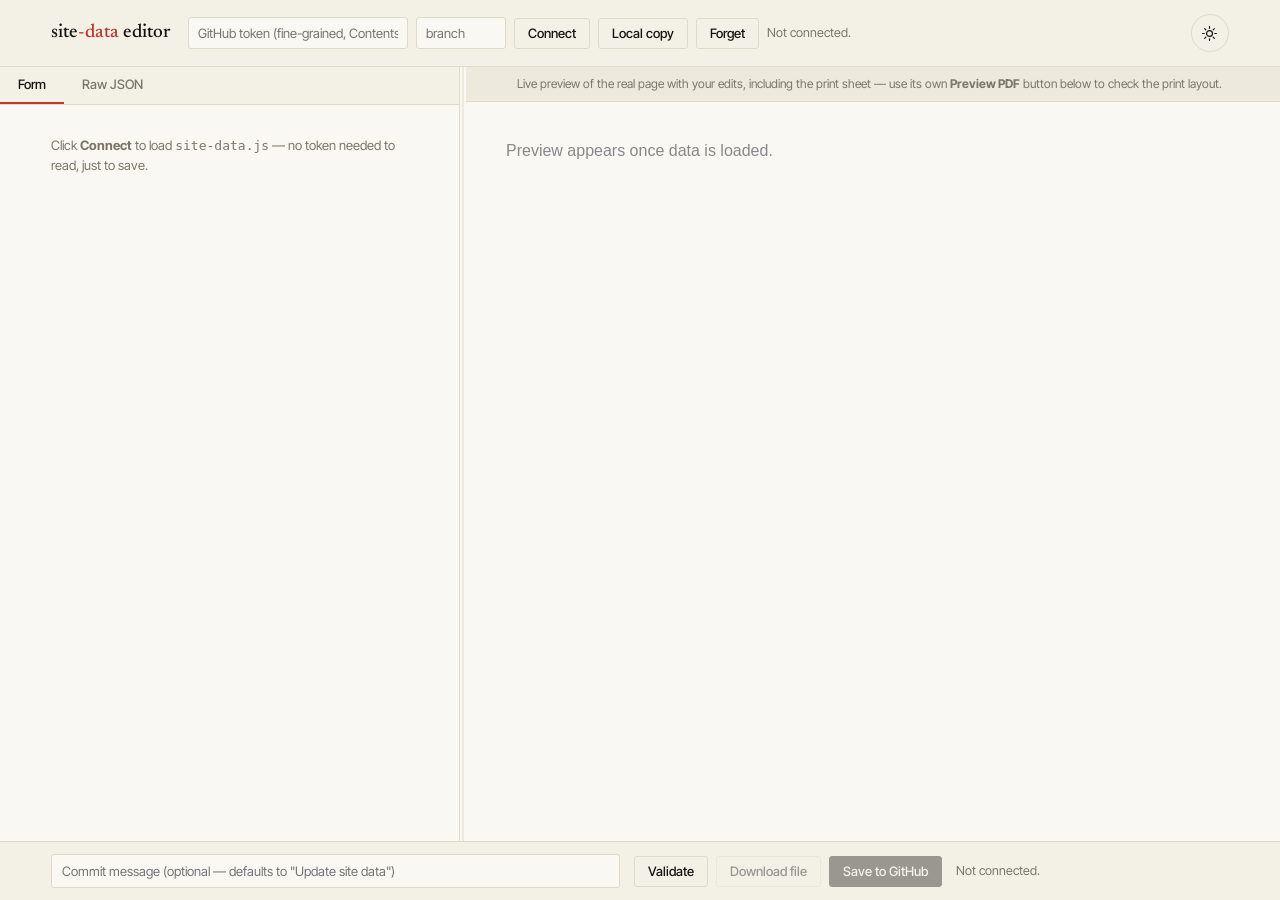
<file: admin.html>
<!doctype html>
<html lang="en">
<head>
<meta charset="UTF-8">
<meta name="viewport" content="width=device-width, initial-scale=1">
<meta name="robots" content="noindex, nofollow">
<title>Site data — admin</title>
<link rel="preconnect" href="https://fonts.googleapis.com">
<link rel="preconnect" href="https://fonts.gstatic.com" crossorigin>
<link href="https://fonts.googleapis.com/css2?family=Inter+Tight:wght@400;500;600&family=Newsreader:ital,opsz,wght@0,6..72,300;0,6..72,400;0,6..72,500;0,6..72,600;1,6..72,300;1,6..72,400&display=swap" rel="stylesheet">
<link rel="stylesheet" href="theme.css">
<style>
  /* This page is not part of the public site's design system — it borrows
     the Hybrid tokens from theme.css for visual continuity, but everything
     below is admin-only layout and is never read by index.html. */

  *{box-sizing:border-box}
  html,body{height:100%}
  :root{--editor-w:460px}
  body{margin:0; background:var(--paper); color:var(--ink-2);
    font:400 15px/1.5 "Inter Tight",system-ui,sans-serif; display:flex; flex-direction:column}

  h1,h2,legend{font-family:"Newsreader",serif; color:var(--ink); font-weight:500}

  /* ---- top bar --------------------------------------------------------- */
  header{border-bottom:1px solid var(--rule); padding:14px var(--pad);
    display:flex; align-items:center; gap:18px; flex-wrap:wrap; background:var(--raise)}
  header h1{font-size:19px; margin:0; white-space:nowrap}
  header h1 em{font-style:normal; color:var(--accent)}
  .conn{display:flex; align-items:center; gap:8px; flex-wrap:wrap; flex:1}
  .conn input[type="password"],.conn input[type="text"]{
    font:400 13px/1 "Inter Tight"; padding:7px 9px; border:1px solid var(--rule);
    border-radius:3px; background:var(--paper); color:var(--ink); min-width:0}
  .conn input[type="password"]{width:220px}
  .conn input.branch{width:90px}
  #connStatus{font-size:12.5px; color:var(--muted)}
  button{font:500 13px/1 "Inter Tight"; padding:8px 13px; border:1px solid var(--ink);
    background:var(--ink); color:var(--block-ink); border-radius:3px; cursor:pointer}
  button.ghost{background:transparent; color:var(--ink); border-color:var(--rule)}
  button.ghost:hover{border-color:var(--ink)}
  button:disabled{opacity:.4; cursor:not-allowed}
  button:focus-visible,input:focus-visible,select:focus-visible,textarea:focus-visible{
    outline:2px solid var(--accent); outline-offset:2px}

  /* Reuses the live site's own toggle pattern (theme.css .tog / html[data-theme]) so
     the admin chrome and the previewed page share one visual language for it. */
  .tog{margin-left:4px; width:38px; height:38px; padding:0; flex:none; display:grid; place-items:center;
    border-radius:50%; border:1.5px solid var(--rule); background:transparent; color:var(--ink);
    transition:border-color var(--fast), transform var(--mid) var(--spring)}
  .tog:hover{border-color:var(--accent); transform:rotate(-28deg)}
  .tog svg{width:17px; height:17px}
  .tog .moon{display:none}
  html[data-theme="dark"] .tog .sun{display:none}
  html[data-theme="dark"] .tog .moon{display:block}

  /* Hidden by default — desktop has room for everything, so there's
     nothing to collapse there. Sits exactly on the border header/footer
     already draw, rather than needing a separate line drawn for it. */
  .hdr-chevron,.ftr-chevron{display:none; position:absolute; left:50%; width:26px; height:26px;
    border-radius:50%; border:1px solid var(--rule); background:var(--paper); color:var(--ink);
    align-items:center; justify-content:center; padding:0; cursor:pointer;
    transform:translateX(-50%); transition:border-color var(--fast)}
  .hdr-chevron{bottom:-13px}
  .ftr-chevron{top:-13px}
  .hdr-chevron:hover,.ftr-chevron:hover{border-color:var(--accent)}
  .hdr-chevron svg,.ftr-chevron svg{width:15px; height:15px; transition:transform var(--mid) var(--ease)}
  .hdr-chevron[aria-expanded="false"] svg,.ftr-chevron[aria-expanded="false"] svg{transform:rotate(180deg)}

  /* ---- body split -------------------------------------------------------*/
  main{flex:1; display:grid; grid-template-columns:var(--editor-w) 6px 1fr; min-height:0}
  .pane{min-height:0; display:flex; flex-direction:column; padding:0}
  .pane-left{border-right:1px solid var(--rule)}
  .resizer{cursor:col-resize; position:relative; background:transparent}
  .resizer::after{content:""; position:absolute; inset:0 -3px; }
  .resizer::before{content:""; position:absolute; left:50%; top:0; bottom:0; width:1px;
    background:var(--rule); transform:translateX(-50%); transition:background-color var(--fast)}
  .resizer:hover::before,.resizer.dragging::before{background:var(--accent)}
  body.resizing{cursor:col-resize; user-select:none}
  body.resizing iframe{pointer-events:none}
  .tabs{display:flex; border-bottom:1px solid var(--rule); background:var(--raise)}
  .tabs button{flex:none; background:transparent; border:none; border-radius:0;
    color:var(--muted); padding:11px 18px; border-bottom:2px solid transparent}
  .tabs button.active{color:var(--ink); border-bottom-color:var(--accent)}
  .tab-body{flex:1; overflow:auto; padding:18px var(--pad)}

  /* ---- mobile tab switcher (hidden on desktop; see RESPONSIVE) ---------*/
  .mobile-tabs{display:none}

  /* ---- form -------------------------------------------------------------*/
  fieldset.field-object{border:none; margin:0 0 26px; padding:0; min-width:0}
  fieldset.field-object legend{font-size:16px; padding:0 0 8px; margin-bottom:6px;
    border-bottom:1px solid var(--rule); width:100%}
  fieldset.field-object > fieldset.field-object{margin-left:14px; padding-left:14px;
    border-left:1px solid var(--rule-2)}
  label.field{display:block; margin:0 0 12px}
  label.field > span.field-label{display:block; font:600 13px/1.3 "Inter Tight";
    letter-spacing:.01em; color:var(--ink); margin-bottom:6px}
  .field input[type="text"],.field textarea,.field select{
    width:100%; font:400 14px/1.4 "Inter Tight"; padding:8px 10px;
    border:1px solid var(--rule); border-radius:3px; background:var(--paper); color:var(--ink)}
  .field textarea{resize:vertical; min-height:56px}
  .field.checkbox-field{display:flex; align-items:center; gap:8px}
  .field.checkbox-field span.field-label{margin:0}

  .field-array > .field-label{display:block; font:600 13px/1.3 "Inter Tight";
    letter-spacing:.01em; color:var(--ink); margin:0 0 9px}
  .array-list{display:flex; flex-direction:column; gap:8px; margin-bottom:8px}
  .array-leaf-row{display:flex; gap:6px; align-items:flex-start}
  .array-leaf-row input,.array-leaf-row textarea{flex:1}
  .icon-btn{width:26px; height:26px; padding:0; flex:none; line-height:1;
    background:var(--sink); color:var(--ink); border:1px solid var(--rule); border-radius:3px}
  .icon-btn:hover{border-color:var(--ink)}

  .array-card{border:1px solid var(--rule); border-radius:4px; background:var(--raise)}
  .array-card-header{display:flex; align-items:center; gap:8px; padding:9px 10px}
  .array-card-title{flex:1; font:500 13.5px/1.3 "Inter Tight"; color:var(--ink);
    overflow:hidden; text-overflow:ellipsis; white-space:nowrap}
  .array-toggle{background:transparent; border:none; color:var(--muted); font-size:13px;
    padding:0 4px; width:auto; cursor:pointer}
  .array-card-controls{display:flex; gap:4px}
  .array-card-body{padding:4px 14px 14px; border-top:1px solid var(--rule)}
  .present-toggle{display:flex; align-items:center; gap:6px; font-size:12.5px; color:var(--muted)}
  .year-row{display:flex; align-items:center; gap:10px; flex-wrap:wrap}
  .year-row input[type="text"]{width:120px}
  .btn-add{margin-top:2px; background:transparent; color:var(--accent); border:1px dashed var(--rule);
    width:100%}
  .btn-add:hover{border-color:var(--accent)}

  /* ---- raw json tab -------------------------------------------------------*/
  #rawJson{width:100%; height:100%; min-height:420px; font:400 12.5px/1.5 ui-monospace,monospace;
    padding:14px; border:1px solid var(--rule); border-radius:4px; background:var(--sink); color:var(--ink)}
  .raw-actions{display:flex; gap:8px; margin-top:10px}

  /* ---- preview ------------------------------------------------------------*/
  .pane-right{background:var(--sink)}
  .preview-note{font-size:12px; color:var(--muted); padding:8px var(--pad); margin:0;
    border-bottom:1px solid var(--rule)}
  /* iframe#preview{flex:1} alone left ~200px unused: replaced elements like
     <iframe> can carry an intrinsic 300x150 aspect ratio into flex-basis:0%
     sizing in some browsers, so flex-grow doesn't reliably fill the column.
     Absolute-positioning it inside a flex:1 wrapper sidesteps that entirely —
     inset:0 always fills exactly what's left after the note, regardless of
     the iframe's own intrinsic size. */
  .preview-frame-wrap{flex:1; min-height:0; position:relative}
  iframe#preview{position:absolute; inset:0; width:100%; height:100%; border:none; background:var(--paper)}

  /* ---- footer / validation ------------------------------------------------*/
  footer{border-top:1px solid var(--rule); background:var(--raise); padding:12px var(--pad);
    display:flex; align-items:center; gap:14px; flex-wrap:wrap; position:relative}
  .footer-actions{display:flex; gap:8px; flex-wrap:wrap}
  #status{font-size:12.5px; color:var(--muted); flex:1; min-width:200px}
  #commitMsg{flex:2; min-width:200px; font:400 13px "Inter Tight"; padding:8px 10px;
    border:1px solid var(--rule); border-radius:3px; background:var(--paper); color:var(--ink)}
  #validationList{list-style:none; margin:0; padding:0; font-size:12.5px}
  #validationList li{color:var(--accent); padding:2px 0}
  #validationList.ok li{color:var(--muted)}
  .empty-note{color:var(--muted); font-size:13px}

  /* ---- responsive: single pane + tab switcher below ~860px --------------*/
  @media (max-width:860px){
    header{padding:10px var(--pad)}
    .conn{width:100%; order:3}
    .conn input[type="password"]{width:auto; flex:1 1 140px}
    .conn input.branch{flex:0 1 70px}
    #connStatus{width:100%; order:4}

    .hdr-chevron,.ftr-chevron{display:flex}
    header.collapsed .conn{display:none}
    footer.collapsed > *:not(.ftr-chevron){display:none}
    footer.collapsed ~ #validationList{display:none}

    .preview-note{display:none}

    .mobile-tabs{display:flex; border-bottom:1px solid var(--rule); background:var(--raise)}
    .mobile-tabs button{flex:1; background:transparent; border:none; border-radius:0;
      color:var(--muted); padding:13px 10px; border-bottom:2px solid transparent; font-weight:500}
    .mobile-tabs button.active{color:var(--ink); border-bottom-color:var(--accent)}

    main{display:block; flex:1; min-height:0}
    .pane{height:100%}
    .pane-left{border-right:0}
    .resizer{display:none}
    main .pane-left{display:none}
    main .pane-right{display:none}
    main[data-active="left"] .pane-left{display:flex}
    main[data-active="right"] .pane-right{display:flex}

    footer{flex-direction:column; align-items:stretch; gap:8px}
    #status{min-width:0}
    #commitMsg{min-width:0}
  }
</style>
</head>
<body>

<header>
  <h1>site<em>-data</em> editor</h1>
  <div class="conn">
    <input type="password" id="tokenInput" placeholder="GitHub token (fine-grained, Contents: read/write)" autocomplete="off">
    <input type="text" id="branchInput" class="branch" placeholder="branch">
    <button id="connectBtn" class="ghost" title="No token: loads read-only. With a token: loads and enables saving.">Connect</button>
    <button id="loadLocalBtn" class="ghost" title="Load site-data.js from this server directly — no GitHub involved.">Local copy</button>
    <button id="forgetBtn" class="ghost" title="Clear your saved token and disconnect.">Forget</button>
    <span id="connStatus">Not connected.</span>
  </div>
  <button class="tog" id="themeToggle" aria-label="Switch to dark theme">
    <svg class="sun" viewBox="0 0 24 24" fill="none" stroke="currentColor" stroke-width="1.7" stroke-linecap="round" aria-hidden="true"><circle cx="12" cy="12" r="4.2"/><path d="M12 2.4v2.2M12 19.4v2.2M21.6 12h-2.2M4.6 12H2.4M18.8 5.2l-1.6 1.6M6.8 17.2l-1.6 1.6M18.8 18.8l-1.6-1.6M6.8 6.8L5.2 5.2"/></svg>
    <svg class="moon" viewBox="0 0 24 24" fill="none" stroke="currentColor" stroke-width="1.7" stroke-linecap="round" stroke-linejoin="round" aria-hidden="true"><path d="M20.5 14.6A8.6 8.6 0 1 1 9.4 3.5a6.9 6.9 0 0 0 11.1 11.1z"/></svg>
  </button>
  <button class="hdr-chevron" id="hdrChevron" type="button" aria-label="Collapse header" aria-expanded="true">
    <svg viewBox="0 0 24 24" fill="none" stroke="currentColor" stroke-width="2" stroke-linecap="round" stroke-linejoin="round"><path d="M6 15l6-6 6 6"/></svg>
  </button>
</header>

<div class="mobile-tabs" id="mobileTabs">
  <button class="mobile-tab-btn active" data-pane="left" type="button">Editor</button>
  <button class="mobile-tab-btn" data-pane="right" type="button">Preview</button>
</div>

<main id="mainSplit" data-active="left">
  <section class="pane pane-left">
    <div class="tabs">
      <button class="tab-btn active" data-tab="form">Form</button>
      <button class="tab-btn" data-tab="raw">Raw JSON</button>
    </div>
    <div class="tab-body" id="formTab">
      <p class="empty-note">Click <strong>Connect</strong> to load <code>site-data.js</code> — no token needed to read, just to save.</p>
    </div>
    <div class="tab-body" id="rawTab" style="display:none">
      <textarea id="rawJson" spellcheck="false"></textarea>
      <div class="raw-actions">
        <button id="applyRawBtn" class="ghost">Apply to form</button>
        <span class="empty-note">Editing here bypasses form widgets — still validated before save.</span>
      </div>
    </div>
  </section>

  <div class="resizer" id="resizer" role="separator" aria-orientation="vertical" aria-label="Resize editor pane"></div>

  <section class="pane pane-right">
    <p class="preview-note">Live preview of the real page with your edits, including the print sheet — use its own <strong>Preview PDF</strong> button below to check the print layout.</p>
    <div class="preview-frame-wrap">
      <iframe id="preview" title="Site preview" srcdoc="<body style='font-family:sans-serif;color:#888;padding:2em'>Preview appears once data is loaded.</body>"></iframe>
    </div>
  </section>
</main>

<footer>
  <button class="ftr-chevron" id="ftrChevron" type="button" aria-label="Collapse footer" aria-expanded="true">
    <svg viewBox="0 0 24 24" fill="none" stroke="currentColor" stroke-width="2" stroke-linecap="round" stroke-linejoin="round"><path d="M6 9l6 6 6-6"/></svg>
  </button>
  <input type="text" id="commitMsg" placeholder="Commit message (optional — defaults to &quot;Update site data&quot;)">
  <div class="footer-actions">
    <button id="validateBtn" class="ghost">Validate</button>
    <button id="downloadBtn" class="ghost" disabled>Download file</button>
    <button id="saveBtn" disabled>Save to GitHub</button>
  </div>
  <div id="status">Not connected.</div>
</footer>
<ul id="validationList" class="ok"></ul>


<script>
(() => {
"use strict";

/* ============================================================================
   CONFIG
   ============================================================================ */
const CONFIG = { owner: "amruthvarshan", repo: "amruthvarshan.github.io", dataPath: "site-data.js" };
const API = "https://api.github.com";

/* The fixed header block. Reproduced verbatim on every save — never part of
   the editable data. Keep this in sync with the top of site-data.js by hand
   if the rules themselves ever change; the form/JSON below never touches it. */
const HEADER = `/* ============================================================================
   site-data.js — CONTENT LAYER
   ----------------------------------------------------------------------------
   The only file that changes what the site says. index.html reads from
   here; it contains no content of its own.

   This file is plain JSON assigned to window.SITE, generated and kept in
   sync by /admin.html — the private editor page for this repo. Editing by
   hand still works (it's just JSON below this comment), but the admin page
   is the safer path: it validates the invariants below before committing,
   where a hand edit will not. Whichever way you edit, this header is fixed
   and is reproduced verbatim by the admin page's generator — it is never
   part of the editable data and a hand edit to it will be overwritten on
   the next save from that page.

   LAYOUT ORDER
     The top-level keys below are deliberately ordered to match the page
     itself, top to bottom: nav (the header), then the hero (name/title/
     statement/availability/heroButtons), then one block per page section
     in the order it actually appears (work, writing, career, glance,
     education, about), then contact (the footer). This is for your own
     navigation reading the file top-to-bottom or filling in the admin
     form — it has no effect on rendering; index.html reads each key by
     name, not by position.

   SECTIONS
     work/writing/career/glance/education/about each carry their own
     \`heading\`, \`byline\` and (except work/writing/career) \`subtitle\` —
     the text in that section's own header block on the page. \`byline\`
     can be an empty string where the section has none today (education,
     about) and the paragraph is simply left out rather than rendered
     empty. work/writing/career show a computed item count instead of a
     typed subtitle — \`countLabel\` is just the unit noun ("projects",
     "pieces", "roles"); the number itself always comes from the actual
     length of that section's list, never typed by hand. The section
     numbers (01–06) shown in the margin are likewise always computed
     from this same top-to-bottom order, never stored or typed anywhere.

   NAV / HEROBUTTONS
     \`nav\` is the header's own link row — text and destination for each,
     in the order shown; the sliding underline and scroll-spy follow
     automatically, no matter how many links there are. \`heroButtons\` is
     the hero's row of calls to action — same idea, plus a \`style\` of
     either "solid" (filled) or "outline" for each. Both are plain
     arrays, so the count of links or buttons is just the length of the
     array — add or remove an entry and the page follows.

   PDFBUTTONS
     The header's Preview PDF / Save PDF pair — unlike nav/heroButtons
     these are two fixed, named slots (\`preview\`, \`save\`), not a list,
     since each drives its own distinct behaviour (one toggles the
     on-screen preview, the other triggers the browser's print dialog)
     rather than being an interchangeable link. Each has its own
     \`enabled\`, \`text\` and \`style\` — turn either off, both off, reword
     either, or set either to "solid"/"outline" independently. Disabling
     one never affects the other or the theme toggle beside them.

   TIERS (tools group only, currently)
     1 = expert    2 = strong    3 = working
   The numbers are sort order and nothing else — never shown anywhere as
   digits. An item carrying \`tier\` renders on the web page as a chip with a
   dashed border (the "hover for more" cue), and the matching word from
   \`glance.tierLabels\` appears in a tooltip on hover or keyboard focus.
   There is no colour, weight or size encoding. The PDF ignores \`tier\`
   entirely: paper can't hover, so Tools prints as plain chips with no
   level shown.

   AVAILABILITY
     Controls the "Open to roles" line in the hero's "Currently" card.
     \`open: false\` removes the line entirely — the card ends cleanly after
     the location/since line, nothing is left blank in its place. \`text\`
     is shown only when \`open\` is true, so it never needs clearing when
     toggling off.

   CAREER
     \`from\` / \`to\` are decimal years and drive the timeline geometry.
     2019.75 ≈ October 2019.  \`to: null\` means present — exactly one role
     should carry it, and it should be roles[0], since the hero's
     "Currently" block reads that entry directly.
     Durations are COMPUTED from these — never type "4 yrs" by hand.
     \`line\`   → the one-liner shown on the homepage chart.
     \`detail\` → the bullets revealed when a chart row is expanded in place.
     \`print\`  → the subset that goes on the PDF. This is your page-length dial.
     \`expandAllText\` is the one button above the chart, unrelated to any
     one role.

   AT A GLANCE (glance)
     Renders as a horizontal band below the career chart, five groups by
     default; a sixth wraps cleanly. Items render as chips — keep them to
     2–3 words. Only the "Tools" group is expected to carry \`tier\`.
     A group's own \`pdf: true\` is what pulls it into the CV PDF's side
     column — same idea as \`work\` items' \`pdf\` flag. This used to be
     decided by matching a group's \`label\` text ("Disciplines", "Tools")
     directly, which silently broke the PDF the moment either group was
     renamed; \`pdf\` is independent of the label, so renaming a group here
     never affects whether it shows in the PDF.

   WORK
     Renders in the homepage carousel in the order given — there is no
     "see all" page, so \`items\` is the complete list; strongest first.
     \`pdf: true\` also pulls that entry into the CV PDF's Projects section.

   WRITING
     \`excerpt\` is the opening of the piece, 25–45 words — not a summary.
     \`readMoreText\` is the one button label shared by every writing card.

   CONTACT / PDFCONTACT
     \`contact\` is the footer's list — the first entry is the email line,
     everything after it becomes a social icon (matched by \`text\` against
     a fixed icon set in index.html; an unrecognised name falls back to
     plain text rather than breaking). \`pdfContact\` is a separate, shorter
     list for the PDF header specifically — deliberately independent of
     \`contact\` rather than a filtered view of it, since the two rarely
     want the same items in the same order (the PDF has no room for every
     social link, and wants the portfolio URL itself, which the footer
     doesn't need since visitors are already on it). Editing one never
     affects the other.
   ========================================================================== */

`;

/* ============================================================================
   SCHEMA
   ============================================================================ */
const SCHEMA = { type:"object", fields: {
  nav: { type:"array", label:"Header navigation", itemLabel:v=>v.text||"(untitled)",
    of:{type:"object", fields:{ text:{type:"text", label:"Link text"}, href:{type:"text", label:"Link target (# anchor or URL)"} }}},
  pdfButtons: { type:"object", label:"Header PDF buttons", fields:{
    preview: { type:"object", label:"Preview PDF button", fields:{
      enabled:{type:"checkbox", label:"Show this button"},
      text:{type:"text", label:"Button text"},
      style:{type:"select", label:"Style", options:["solid","outline"]}
    }},
    save: { type:"object", label:"Save PDF button", fields:{
      enabled:{type:"checkbox", label:"Show this button"},
      text:{type:"text", label:"Button text"},
      style:{type:"select", label:"Style", options:["solid","outline"]}
    }}
  }},
  name: { type:"object", label:"Name", fields:{
    first:{type:"text", label:"First name"}, last:{type:"text", label:"Last name"} }},
  title: { type:"array", label:"Titles", of:{type:"text"} },
  statement: { type:"textarea", label:"Statement" },
  rev: { type:"text", label:"Revision label" },
  availability: { type:"object", label:"Availability (hero \"Currently\" card)", fields:{
    open: { type:"checkbox", label:"Show the \"Open to roles\" line" },
    text: { type:"text", label:"Text shown when open" }
  }},
  heroButtons: { type:"array", label:"Hero buttons", itemLabel:v=>v.text||"(untitled)",
    of:{type:"object", fields:{
      text:{type:"text", label:"Button text"}, href:{type:"text", label:"Link (# anchor, URL, or mailto:)"},
      style:{type:"select", label:"Style", options:["solid","outline"]}
    }}},
  work: { type:"object", label:"Work section", fields:{
    heading:{type:"text", label:"Section heading"}, byline:{type:"textarea", label:"Section byline"},
    countLabel:{type:"text", label:"Count unit (e.g. \"projects\" — the number itself is always computed)"},
    items: { type:"array", label:"Projects", itemLabel:v=>v.title||"(untitled)",
      of:{type:"object", fields:{
        title:{type:"text", label:"Title"}, meta:{type:"text", label:"Meta"},
        pdf:{type:"checkbox", label:"Include in CV PDF"},
        line:{type:"textarea", label:"Line"}, href:{type:"text", label:"URL"} }}}
  }},
  writing: { type:"object", label:"Writing section", fields:{
    heading:{type:"text", label:"Section heading"}, byline:{type:"textarea", label:"Section byline"},
    countLabel:{type:"text", label:"Count unit (e.g. \"pieces\" — the number itself is always computed)"},
    readMoreText:{type:"text", label:"Button text (shared by every writing card)"},
    items: { type:"array", label:"Pieces", itemLabel:v=>v.title||"(untitled)",
      of:{type:"object", fields:{
        title:{type:"text", label:"Title"}, form:{type:"text", label:"Form"}, length:{type:"text", label:"Length"},
        excerpt:{type:"textarea", label:"Excerpt (25–45 words, the opening — not a summary)"}, href:{type:"text", label:"URL"} }}}
  }},
  career: { type:"object", label:"Career section", fields:{
    heading:{type:"text", label:"Section heading"}, byline:{type:"textarea", label:"Section byline"},
    countLabel:{type:"text", label:"Count unit (e.g. \"roles\" — the number itself is always computed)"},
    expandAllText:{type:"text", label:"\"Expand all\" button text"},
    roles: { type:"array", label:"Roles", itemLabel:v=>`${v.company||"(untitled)"} — ${v.role||""}`,
      of:{type:"object", fields:{
        company:{type:"text", label:"Company"}, role:{type:"text", label:"Role"}, where:{type:"text", label:"Location"},
        from:{type:"year", label:"From (decimal year)"},
        to:{type:"year-or-null", label:"To (decimal year — blank/Present for the current role)"},
        dates:{type:"text", label:"Display dates"},
        tone:{type:"select", label:"Tone", options:["ink","accent","muted"]},
        line:{type:"textarea", label:"Homepage line"},
        detail:{type:"array", label:"Detail bullets (chart expand)", of:{type:"textarea"}},
        print:{type:"array", label:"PDF bullets (page-length dial)", of:{type:"textarea"}},
        tags:{type:"array", label:"Tags", of:{type:"text"}}
      }}}
  }},
  glance: { type:"object", label:"At a glance section", fields:{
    heading:{type:"text", label:"Section heading"}, byline:{type:"textarea", label:"Section byline"},
    subtitle:{type:"text", label:"Section margin subtitle"},
    lead: { type:"object", label:"Lead figure", fields:{
      value:{type:"text", label:"Value"}, unit:{type:"text", label:"Unit"}, note:{type:"text", label:"Note"} }},
    tierLabels: { type:"object", label:"Tier labels", fields:{
      "1":{type:"text", label:"Tier 1 (expert)"}, "2":{type:"text", label:"Tier 2 (strong)"}, "3":{type:"text", label:"Tier 3 (working)"} }},
    groups: { type:"array", label:"Groups", itemLabel:v=>v.label||"(untitled)",
      of:{type:"object", fields:{
        label:{type:"text", label:"Group label"},
        pdf:{type:"checkbox", label:"Include in CV PDF"},
        items:{type:"array", label:"Items", itemLabel:v=>v.name||"(untitled)",
          of:{type:"object", fields:{ name:{type:"text", label:"Name"}, tier:{type:"tier", label:"Tier"} }}}
      }}}
  }},
  education: { type:"object", label:"Education section", fields:{
    heading:{type:"text", label:"Section heading"}, byline:{type:"textarea", label:"Section byline (leave blank for none)"},
    subtitle:{type:"text", label:"Section margin subtitle"},
    items: { type:"array", label:"Education entries", itemLabel:v=>v.award||"(untitled)",
      of:{type:"object", fields:{
        award:{type:"text", label:"Award"}, school:{type:"text", label:"School"}, dates:{type:"text", label:"Dates"},
        note:{type:"textarea", label:"Note"} }}}
  }},
  about: { type:"object", label:"About section", fields:{
    heading:{type:"text", label:"Section heading"}, byline:{type:"textarea", label:"Section byline (leave blank for none)"},
    subtitle:{type:"text", label:"Section margin subtitle"},
    marginLabel:{type:"text", label:"Margin note label"}, marginNote:{type:"text", label:"Margin note detail"},
    paragraphs: { type:"array", label:"About paragraphs", of:{type:"textarea"} }
  }},
  contact: { type:"array", label:"Contact links (footer)", itemLabel:v=>v.text||"(untitled)",
    of:{type:"object", fields:{ text:{type:"text", label:"Label"}, href:{type:"text", label:"URL"} }}},
  pdfContact: { type:"array", label:"PDF header contact links", itemLabel:v=>v.text||"(untitled)",
    of:{type:"object", fields:{ text:{type:"text", label:"Label"}, href:{type:"text", label:"URL"} }}}
}};

/* ============================================================================
   STATE
   ============================================================================ */
let DATA = null;
let currentSha = null;
let siteHtmlCache = null;
const OPEN = new Set();
let updateTimer = null;

const $ = id => document.getElementById(id);
const formTab = $("formTab"), rawTab = $("rawTab"), rawJson = $("rawJson");
const tokenInput = $("tokenInput"), branchInput = $("branchInput");
const connStatus = $("connStatus"), status = $("status");
const saveBtn = $("saveBtn"), downloadBtn = $("downloadBtn"), commitMsg = $("commitMsg");
const validationList = $("validationList");
const preview = $("preview");
/* githubMode flag removed — saving is gated on currentSha + a token being present (see updateSaveAvailability), not on how the data was loaded */

/* See index.html's own comment on this same message for the WebKit/iOS
   quirk this works around. previewedContentWindow, not preview itself —
   printing the <iframe> element from the parent's own context is exactly
   the "print reaches outside the iframe" problem this exists to avoid;
   only the previewed document's own window should ever be the target. */
addEventListener("message", (e) => {
  if (!e.data || e.data.type !== "site-print-request") return;
  if (e.source !== preview.contentWindow) return;
  preview.contentWindow.print();
});

/* ============================================================================
   GITHUB API
   ============================================================================ */
function getBranch(){ return branchInput.value.trim() || sessionStorage.getItem("gh_branch") || "main"; }

async function ghRequest(path, opts = {}){
  const token = sessionStorage.getItem("gh_token");
  const headers = {
    "Accept":"application/vnd.github+json",
    "X-GitHub-Api-Version":"2022-11-28",
    ...(opts.headers || {})
  };
  if(token) headers["Authorization"] = "Bearer " + token;
  const res = await fetch(API + path, { ...opts, headers });
  if(!res.ok){
    let detail = "";
    try{ detail = (await res.json()).message || ""; }catch(_){}
    const err = new Error(`GitHub API ${res.status}${detail ? ": " + detail : ""}`);
    err.status = res.status;
    throw err;
  }
  return res.status === 204 ? null : res.json();
}

function decodeBase64Utf8(b64){
  const binary = atob(b64.replace(/\n/g, ""));
  const bytes = Uint8Array.from(binary, c => c.charCodeAt(0));
  return new TextDecoder("utf-8").decode(bytes);
}
function encodeUtf8Base64(str){
  const bytes = new TextEncoder().encode(str);
  let binary = "";
  bytes.forEach(b => binary += String.fromCharCode(b));
  return btoa(binary);
}

function extractSiteJSON(text){
  const idx = text.indexOf("window.SITE");
  if(idx === -1) throw new Error('"window.SITE" assignment not found in file');
  const start = text.indexOf("{", idx);
  const end = text.lastIndexOf("}");
  if(start === -1 || end === -1 || end < start) throw new Error("Could not locate the JSON object body");
  return text.slice(start, end + 1);
}
function generateFileText(data){
  return HEADER + "window.SITE =\n" + JSON.stringify(data, null, 2) + ";\n";
}

/* ============================================================================
   CONNECT / LOAD / SAVE
   ============================================================================ */
function updateSaveAvailability(){
  saveBtn.disabled = !(currentSha && sessionStorage.getItem("gh_token"));
}

async function connect(){
  const token = tokenInput.value.trim();
  if(!token){ await loadFromGitHub(); return; }
  sessionStorage.setItem("gh_token", token);
  connStatus.textContent = "Connecting…";
  try{
    const repoInfo = await ghRequest(`/repos/${CONFIG.owner}/${CONFIG.repo}`);
    sessionStorage.setItem("gh_branch", branchInput.value.trim() || repoInfo.default_branch);
    branchInput.value = getBranch();
    connStatus.textContent = `Connected — ${repoInfo.full_name} (${getBranch()})`;
    if(DATA && currentSha){
      /* Already loaded — read-only or otherwise — against a real sha.
         Adding a token here just unlocks saving against what's already
         on screen; re-fetching now would silently discard any edits
         made since that read-only load. */
      updateSaveAvailability();
      status.textContent = "Token accepted — saving enabled.";
    }else{
      await loadFromGitHub();
    }
  }catch(e){
    connStatus.textContent = "Connection failed: " + e.message;
    sessionStorage.removeItem("gh_token");
  }
}

function forget(){
  sessionStorage.removeItem("gh_token");
  sessionStorage.removeItem("gh_branch");
  tokenInput.value = ""; DATA = null; currentSha = null;
  formTab.innerHTML = '<p class="empty-note">Click <strong>Connect</strong> to load <code>site-data.js</code> — no token needed to read, just to save.</p>';
  rawJson.value = "";
  preview.srcdoc = "<body style='font-family:sans-serif;color:#888;padding:2em'>Disconnected.</body>";
  saveBtn.disabled = true; downloadBtn.disabled = true;
  connStatus.textContent = "Not connected."; status.textContent = "Not connected.";
  setValidation([]);
}

/* Reads directly from GitHub — works with or without a token, since an
   unauthenticated GET against a public repo's contents endpoint succeeds
   on its own (just at GitHub's lower unauthenticated rate limit). This is
   what lets the page be read, edited and previewed on a machine that has
   no token at all. Saving is a separate capability, gated in
   updateSaveAvailability() on currentSha plus a token actually being
   present — not on how the data got here. */
async function loadFromGitHub(){
  status.textContent = "Loading from GitHub…";
  try{
    const res = await ghRequest(`/repos/${CONFIG.owner}/${CONFIG.repo}/contents/${CONFIG.dataPath}?ref=${encodeURIComponent(getBranch())}`);
    currentSha = res.sha;
    DATA = JSON.parse(extractSiteJSON(decodeBase64Utf8(res.content)));
    OPEN.clear();
    renderForm();
    await refreshPreview();
    runValidation();
    updateSaveAvailability();
    downloadBtn.disabled = false;
    const readOnly = !sessionStorage.getItem("gh_token");
    status.textContent = `Loaded from GitHub — sha ${currentSha.slice(0,7)}` +
      (readOnly ? ". Read-only — add a token to enable saving." : "");
    if(readOnly) connStatus.textContent = `Read-only — ${CONFIG.owner}/${CONFIG.repo} (${getBranch()})`;
  }catch(e){
    status.textContent = "Load failed: " + e.message;
  }
}

/* No-token path: reads site-data.js from wherever admin.html itself is being
   served — the same relative file a static server or GitHub Pages would
   serve it from. Lets the form, validation and preview be tested fully
   before anything touches GitHub. Save-to-GitHub stays disabled in this
   mode since there is no sha to write against; use Download instead. */
async function loadFromLocal(){
  status.textContent = "Loading local copy…";
  try{
    const res = await fetch(new URL(CONFIG.dataPath, location.href), { cache:"no-store" });
    if(!res.ok) throw new Error(`${res.status} fetching ${CONFIG.dataPath} next to admin.html`);
    DATA = JSON.parse(extractSiteJSON(await res.text()));
    currentSha = null;
    OPEN.clear();
    renderForm();
    await refreshPreview();
    runValidation();
    saveBtn.disabled = true; downloadBtn.disabled = false;
    connStatus.textContent = "Local test mode.";
    status.textContent = "Loaded local copy. Save disabled — use Download to inspect.";
  }catch(e){
    status.textContent = "Local load failed: " + e.message;
  }
}

function downloadFile(){
  if(!DATA) return;
  const blob = new Blob([generateFileText(DATA)], { type:"text/javascript" });
  const url = URL.createObjectURL(blob);
  const a = document.createElement("a");
  a.href = url; a.download = "site-data.js";
  document.body.appendChild(a); a.click(); a.remove();
  URL.revokeObjectURL(url);
}

async function saveData(){
  if(!DATA || !currentSha || !sessionStorage.getItem("gh_token")){ return; }
  const errors = runValidation();
  if(errors.length){
    const proceed = confirm(`${errors.length} validation issue(s):\n\n${errors.slice(0,12).join("\n")}\n\nSave anyway?`);
    if(!proceed) return;
  }
  const message = commitMsg.value.trim() || "Update site data";
  const text = generateFileText(DATA);
  status.textContent = "Saving…";
  saveBtn.disabled = true;
  try{
    const res = await ghRequest(`/repos/${CONFIG.owner}/${CONFIG.repo}/contents/${CONFIG.dataPath}`, {
      method:"PUT",
      body: JSON.stringify({ message, content: encodeUtf8Base64(text), sha: currentSha, branch: getBranch() })
    });
    currentSha = res.content.sha;
    status.textContent = `Saved — commit ${res.commit.sha.slice(0,7)}. Live in ~1 min.`;
  }catch(e){
    if(e.status === 409){
      status.textContent = "Save conflict — reloading, reapply your edits.";
      await loadFromGitHub();
    }else{
      status.textContent = "Save failed: " + e.message;
    }
  }finally{
    updateSaveAvailability();
  }
}

/* ============================================================================
   VALIDATION
   ============================================================================ */
function runValidation(){
  const errors = validate(DATA);
  setValidation(errors);
  return errors;
}
function setValidation(errors){
  validationList.innerHTML = "";
  validationList.className = errors.length ? "" : "ok";
  if(!errors.length){
    const li = document.createElement("li"); li.textContent = DATA ? "No issues found." : "";
    validationList.appendChild(li); return;
  }
  errors.forEach(msg => { const li = document.createElement("li"); li.textContent = msg; validationList.appendChild(li); });
}
function validate(data){
  if(!data) return [];
  const errors = [];
  if(data.availability && data.availability.open && !data.availability.text)
    errors.push('availability.text is empty but availability.open is true — the hero would show a blank "Open to roles" line');
  const roles = (data.career && data.career.roles) || [];
  let present = 0;
  roles.forEach((r,i) => {
    const label = `career.roles[${i}] (${r.company || "—"})`;
    if(typeof r.from !== "number") errors.push(`${label}: "from" must be a number`);
    if(r.to !== null && typeof r.to !== "number") errors.push(`${label}: "to" must be a number or null`);
    if(typeof r.from === "number" && typeof r.to === "number" && !(r.from < r.to))
      errors.push(`${label}: "from" must be before "to"`);
    if(r.to === null) present++;
    if(!Array.isArray(r.detail) || r.detail.length === 0) errors.push(`${label}: "detail" should have at least one bullet`);
    if(!Array.isArray(r.print) || r.print.length === 0) errors.push(`${label}: "print" should have at least one bullet`);
    if(!["ink","accent","muted"].includes(r.tone)) errors.push(`${label}: "tone" must be ink, accent or muted`);
  });
  if(roles.length && present === 0) errors.push('career.roles: no role has "to" set to Present — the hero\u2019s "Currently" block needs one');
  if(present > 1) errors.push(`career.roles: ${present} roles are set to Present — only one should be`);
  if(roles.length && roles[0].to !== null) errors.push('career.roles[0] should be the Present role — the hero reads roles[0] directly');

  ((data.glance && data.glance.groups) || []).forEach((g,gi) => {
    (g.items || []).forEach((it,ii) => {
      if(it.tier !== undefined && ![1,2,3].includes(it.tier))
        errors.push(`glance.groups[${gi}].items[${ii}] (${it.name}): tier must be 1, 2 or 3`);
    });
  });

  const required = { work:["title","href"], writing:["title","href"], education:["award","school"] };
  Object.keys(required).forEach(k => {
    ((data[k] && data[k].items) || []).forEach((item,i) => {
      required[k].forEach(req => { if(!item[req]) errors.push(`${k}.items[${i}]: "${req}" is empty`); });
    });
  });

  const linkLists = { nav:["text","href"], heroButtons:["text","href"], contact:["text","href"] };
  Object.keys(linkLists).forEach(k => {
    (data[k] || []).forEach((item,i) => {
      linkLists[k].forEach(req => { if(!item[req]) errors.push(`${k}[${i}]: "${req}" is empty`); });
    });
  });

  try{ JSON.parse(extractSiteJSON(generateFileText(data))); }
  catch(e){ errors.push("Generated file failed to round-trip as valid JSON: " + e.message); }

  return errors;
}

/* ============================================================================
   PREVIEW
   ============================================================================ */
function scheduleUpdate(){
  clearTimeout(updateTimer);
  updateTimer = setTimeout(() => { refreshPreview(); runValidation(); }, 400);
}
async function refreshPreview(){
  try{
    const base = new URL(".", location.href).href;
    if(!siteHtmlCache) siteHtmlCache = await (await fetch(new URL("index.html", base), { cache:"no-store" })).text();
    let html = siteHtmlCache.replace(
      /<script src="site-data\.js"><\/script>/,
      `<script>window.SITE = ${JSON.stringify(DATA)};<\/script>`
    );
    html = html.replace("<head>", `<head><base href="${base}">`);
    preview.srcdoc = html;
  }catch(e){
    preview.srcdoc = `<body style="font-family:sans-serif;color:#888;padding:2em">Preview unavailable: ${e.message}</body>`;
  }
}

/* ============================================================================
   PATH HELPERS
   ============================================================================ */
function getPath(obj, path){ return path.reduce((o,k) => (o == null ? o : o[k]), obj); }
function setPath(obj, path, val){
  let o = obj;
  for(let i = 0; i < path.length - 1; i++) o = o[path[i]];
  o[path[path.length - 1]] = val;
}
function deletePath(obj, path){
  let o = obj;
  for(let i = 0; i < path.length - 1; i++) o = o[path[i]];
  delete o[path[path.length - 1]];
}
function moveItem(arrPath, delta){
  const arr = getPath(DATA, arrPath.slice(0, -1));
  const i = arrPath[arrPath.length - 1];
  const j = i + delta;
  if(j < 0 || j >= arr.length) return;
  [arr[i], arr[j]] = [arr[j], arr[i]];
  renderForm();
}
function removeItem(arrPath){
  const arr = getPath(DATA, arrPath.slice(0, -1));
  const i = arrPath[arrPath.length - 1];
  arr.splice(i, 1);
  renderForm();
}
function blankValue(schema){
  switch(schema.type){
    case "text": case "textarea": return "";
    case "checkbox": return false;
    case "select": return schema.options[0];
    case "year": return new Date().getFullYear();
    case "year-or-null": return null;
    case "object": { const o = {}; for(const k in schema.fields) if(schema.fields[k].type !== "tier") o[k] = blankValue(schema.fields[k]); return o; }
    case "array": return [];
    default: return "";
  }
}

/* ============================================================================
   FORM RENDERING (leaf inputs mutate DATA + debounce; structural edits re-render)
   ============================================================================ */
function el(tag, cls, text){ const n = document.createElement(tag); if(cls) n.className = cls; if(text !== undefined) n.textContent = text; return n; }
function mkIconBtn(label, title, onClick){
  const b = document.createElement("button"); b.type = "button"; b.className = "icon-btn"; b.title = title; b.textContent = label;
  b.addEventListener("click", onClick); return b;
}

function renderNode(schema, value, path){
  switch(schema.type){
    case "text": return renderTextLike(schema, value, path, false);
    case "textarea": return renderTextLike(schema, value, path, true);
    case "checkbox": return renderCheckbox(schema, value, path);
    case "select": return renderSelect(schema, value, path);
    case "tier": return renderTier(schema, value, path);
    case "year": return renderYear(schema, value, path, false);
    case "year-or-null": return renderYear(schema, value, path, true);
    case "object": return renderObject(schema, value, path);
    case "array": return renderArray(schema, value, path);
    default: return document.createTextNode("");
  }
}

function renderTextLike(schema, value, path, multiline){
  const wrap = el("label", "field");
  if(schema.label) wrap.appendChild(el("span", "field-label", schema.label));
  const input = document.createElement(multiline ? "textarea" : "input");
  if(!multiline) input.type = "text";
  input.value = value ?? "";
  input.addEventListener("input", () => { setPath(DATA, path, input.value); scheduleUpdate(); });
  wrap.appendChild(input);
  return wrap;
}
function renderCheckbox(schema, value, path){
  const wrap = el("label", "field checkbox-field");
  const input = document.createElement("input"); input.type = "checkbox"; input.checked = !!value;
  input.addEventListener("change", () => { setPath(DATA, path, input.checked); scheduleUpdate(); });
  wrap.appendChild(input);
  if(schema.label) wrap.appendChild(el("span", "field-label", schema.label));
  return wrap;
}
function renderSelect(schema, value, path){
  const wrap = el("label", "field");
  if(schema.label) wrap.appendChild(el("span", "field-label", schema.label));
  const sel = document.createElement("select");
  schema.options.forEach(o => { const opt = document.createElement("option"); opt.value = o; opt.textContent = o; if(o === value) opt.selected = true; sel.appendChild(opt); });
  sel.addEventListener("change", () => { setPath(DATA, path, sel.value); scheduleUpdate(); });
  wrap.appendChild(sel);
  return wrap;
}
function renderTier(schema, value, path){
  const wrap = el("label", "field");
  if(schema.label) wrap.appendChild(el("span", "field-label", schema.label));
  const sel = document.createElement("select");
  [["", "— none —"], ["1", "1 · Expert"], ["2", "2 · Strong"], ["3", "3 · Working"]].forEach(([v,t]) => {
    const opt = document.createElement("option"); opt.value = v; opt.textContent = t;
    if((value === undefined && v === "") || String(value) === v) opt.selected = true;
    sel.appendChild(opt);
  });
  sel.addEventListener("change", () => {
    if(sel.value === "") deletePath(DATA, path); else setPath(DATA, path, Number(sel.value));
    scheduleUpdate();
  });
  wrap.appendChild(sel);
  return wrap;
}
function renderYear(schema, value, path, nullable){
  const wrap = el("label", "field");
  if(schema.label) wrap.appendChild(el("span", "field-label", schema.label));
  const row = el("div", "year-row");
  const input = document.createElement("input"); input.type = "text"; input.inputMode = "decimal";
  input.value = (value === null || value === undefined) ? "" : String(value);
  input.disabled = nullable && value === null;
  input.addEventListener("input", () => {
    if(input.value.trim() === "") return;
    const n = parseFloat(input.value);
    if(!Number.isNaN(n)){ setPath(DATA, path, n); scheduleUpdate(); }
  });
  row.appendChild(input);
  if(nullable){
    const cbLabel = el("label", "present-toggle");
    const cb = document.createElement("input"); cb.type = "checkbox"; cb.checked = value === null;
    cb.addEventListener("change", () => {
      if(cb.checked){ setPath(DATA, path, null); input.value = ""; input.disabled = true; }
      else { input.disabled = false; input.focus(); }
      scheduleUpdate();
    });
    cbLabel.appendChild(cb); cbLabel.appendChild(document.createTextNode(" Present"));
    row.appendChild(cbLabel);
  }
  wrap.appendChild(row);
  return wrap;
}
function renderObject(schema, value, path){
  const wrap = el("fieldset", "field-object");
  if(schema.label){ const legend = document.createElement("legend"); legend.textContent = schema.label; wrap.appendChild(legend); }
  for(const key in schema.fields) wrap.appendChild(renderNode(schema.fields[key], value[key], path.concat(key)));
  return wrap;
}
function renderArray(schema, value, path){
  const wrap = el("div", "field-array");
  if(schema.label) wrap.appendChild(el("div", "field-label", schema.label));
  const list = el("div", "array-list");
  value.forEach((item, i) => {
    const itemPath = path.concat(i);
    list.appendChild(schema.of.type === "object"
      ? renderArrayObjectItem(schema, item, itemPath, i, value.length)
      : renderArrayLeafItem(schema.of, item, itemPath));
  });
  wrap.appendChild(list);
  const addBtn = el("button", "btn-add", "+ Add");
  addBtn.type = "button";
  addBtn.addEventListener("click", () => { value.push(blankValue(schema.of)); renderForm(); });
  wrap.appendChild(addBtn);
  return wrap;
}
function renderArrayLeafItem(leafSchema, value, path){
  const row = el("div", "array-leaf-row");
  const input = document.createElement(leafSchema.type === "textarea" ? "textarea" : "input");
  if(leafSchema.type !== "textarea") input.type = "text";
  input.value = value ?? "";
  input.addEventListener("input", () => { setPath(DATA, path, input.value); scheduleUpdate(); });
  row.appendChild(input);
  row.appendChild(mkIconBtn("×", "Remove", () => removeItem(path)));
  return row;
}
function renderArrayObjectItem(arraySchema, value, path, index, total){
  const key = path.join(".");
  const card = el("div", "array-card");
  const header = el("div", "array-card-header");
  const toggle = mkIconBtn(OPEN.has(key) ? "\u25be" : "\u25b8", "Expand/collapse", () => { OPEN.has(key) ? OPEN.delete(key) : OPEN.add(key); renderForm(); });
  toggle.className = "array-toggle";
  header.appendChild(toggle);
  header.appendChild(el("span", "array-card-title", arraySchema.itemLabel ? arraySchema.itemLabel(value) : `#${index + 1}`));
  const controls = el("div", "array-card-controls");
  const up = mkIconBtn("\u2191", "Move up", () => moveItem(path, -1)); if(index === 0) up.disabled = true;
  const down = mkIconBtn("\u2193", "Move down", () => moveItem(path, 1)); if(index === total - 1) down.disabled = true;
  controls.appendChild(up); controls.appendChild(down);
  controls.appendChild(mkIconBtn("×", "Remove", () => removeItem(path)));
  header.appendChild(controls);
  card.appendChild(header);
  if(OPEN.has(key)){
    const body = el("div", "array-card-body");
    for(const fkey in arraySchema.of.fields) body.appendChild(renderNode(arraySchema.of.fields[fkey], value[fkey], path.concat(fkey)));
    card.appendChild(body);
  }
  return card;
}
function renderForm(){
  formTab.innerHTML = "";
  formTab.appendChild(renderNode(SCHEMA, DATA, []));
  rawJson.value = JSON.stringify(DATA, null, 2);
}

/* ============================================================================
   WIRING
   ============================================================================ */
$("connectBtn").addEventListener("click", connect);
$("loadLocalBtn").addEventListener("click", loadFromLocal);
$("forgetBtn").addEventListener("click", forget);

/* Mobile-only collapse for the header and footer — see the mobile media
   query for what actually hides; this just flips the state class and the
   aria attribute the chevron's own rotation reads. Harmless at desktop
   widths, where the chevron is display:none and nothing here has any
   visible effect. */
function wireCollapse(el, btn){
  btn.addEventListener("click", () => {
    const collapsed = el.classList.toggle("collapsed");
    btn.setAttribute("aria-expanded", collapsed ? "false" : "true");
    btn.setAttribute("aria-label", (collapsed ? "Expand " : "Collapse ") + (el.tagName === "HEADER" ? "header" : "footer"));
  });
}
wireCollapse(document.querySelector("header"), $("hdrChevron"));
wireCollapse(document.querySelector("footer"), $("ftrChevron"));
saveBtn.addEventListener("click", saveData);
downloadBtn.addEventListener("click", downloadFile);
$("validateBtn").addEventListener("click", runValidation);
$("applyRawBtn").addEventListener("click", () => {
  try{
    DATA = JSON.parse(rawJson.value);
    OPEN.clear();
    renderForm();
    scheduleUpdate();
    status.textContent = "Raw JSON applied.";
  }catch(e){
    status.textContent = "Raw JSON is invalid: " + e.message;
  }
});
document.querySelectorAll(".tab-btn").forEach(btn => {
  btn.addEventListener("click", () => {
    document.querySelectorAll(".tab-btn").forEach(b => b.classList.remove("active"));
    btn.classList.add("active");
    const tab = btn.dataset.tab;
    formTab.style.display = tab === "form" ? "" : "none";
    rawTab.style.display = tab === "raw" ? "" : "none";
  });
});

/* ---- resizable editor pane (desktop) --------------------------------------
   Drag updates --editor-w directly for a live-tracking split; the width is
   only persisted to localStorage once, on release, not on every pixel of
   movement. Pointer capture means the drag keeps tracking even if the
   cursor slips past the thin handle mid-move. */
(function initResizer(){
  const resizer = $("resizer");
  const mainEl = $("mainSplit");
  let dragging = false;

  function clamp(px){
    const min = 320, max = Math.min(900, window.innerWidth - 360);
    return Math.max(min, Math.min(max, px));
  }
  resizer.addEventListener("pointerdown", (e) => {
    dragging = true;
    resizer.classList.add("dragging");
    document.body.classList.add("resizing");
    resizer.setPointerCapture(e.pointerId);
  });
  resizer.addEventListener("pointermove", (e) => {
    if(!dragging) return;
    const rect = mainEl.getBoundingClientRect();
    const w = clamp(e.clientX - rect.left);
    document.documentElement.style.setProperty("--editor-w", w + "px");
  });
  function endDrag(){
    if(!dragging) return;
    dragging = false;
    resizer.classList.remove("dragging");
    document.body.classList.remove("resizing");
    try{ localStorage.setItem("admin_editor_w", getComputedStyle(document.documentElement).getPropertyValue("--editor-w").trim()); }catch(_){}
  }
  resizer.addEventListener("pointerup", endDrag);
  resizer.addEventListener("pointercancel", endDrag);

  try{
    const saved = localStorage.getItem("admin_editor_w");
    if(saved) document.documentElement.style.setProperty("--editor-w", saved);
  }catch(_){}
})();

/* ---- mobile tab switcher (Editor / Preview) -------------------------------
   Only visually active under the responsive breakpoint — main's data-active
   attribute drives which pane is display:flex there. Harmless at desktop
   widths, where CSS shows both panes regardless of this attribute. */
(function initMobileTabs(){
  const mainEl = $("mainSplit");
  document.querySelectorAll(".mobile-tab-btn").forEach(btn => {
    btn.addEventListener("click", () => {
      document.querySelectorAll(".mobile-tab-btn").forEach(b => b.classList.remove("active"));
      btn.classList.add("active");
      mainEl.dataset.active = btn.dataset.pane;
    });
  });
})();

/* ---- light/dark toggle for the admin chrome itself ------------------------
   Independent of the previewed page's own theme (which lives inside the
   iframe and follows the site's own toggle/system preference) — this one
   is just for editing comfortably in low light, and is remembered between
   visits since there's nothing sensitive in a display preference. */
(function initThemeToggle(){
  const btn = $("themeToggle");
  function apply(t){
    document.documentElement.dataset.theme = t;
    btn.setAttribute("aria-label", t === "dark" ? "Switch to light theme" : "Switch to dark theme");
  }
  let saved = null;
  try{ saved = localStorage.getItem("admin_theme"); }catch(_){}
  apply(saved || "light");
  btn.addEventListener("click", () => {
    const next = document.documentElement.dataset.theme === "dark" ? "light" : "dark";
    apply(next);
    try{ localStorage.setItem("admin_theme", next); }catch(_){}
  });
})();

/* Resume a session-scoped token/branch if the tab still has one. */
(function init(){
  const savedToken = sessionStorage.getItem("gh_token");
  const savedBranch = sessionStorage.getItem("gh_branch");
  if(savedBranch) branchInput.value = savedBranch;
  if(savedToken){ tokenInput.value = savedToken; connect(); }
})();

})();
</script>
</body>
</html>
</file>
<file: theme.css>
/* ============================================================================
   theme.css — THE THEME LAYER
   ----------------------------------------------------------------------------
   Contents
     1.  Tokens (colour, type, space, motion)
     2.  Reset & base
     3.  Motion primitives  (reveal, progress, reduced-motion)
     4.  Header & nav
     5.  Grid system        (.wrap / .g / .mg / .shead)
     6.  Hero
     7.  At a glance band
     8.  Carousel           (work + writing)
     9.  Career chart
     10. Buttons & links
     11. Prose blocks
     12. Footer
     13. CV page extras
     14. Responsive
     15. Print

   Everything is driven by the tokens in §1. Change a token, the whole
   site follows. No colour is hard-coded anywhere below §1.
   ========================================================================== */

/* ============================================================
   1. TOKENS
   ============================================================ */
:root{
  /* --- light palette --- */
  --paper:#FAF8F2;          /* page background                       */
  --raise:#F3F0E6;          /* banded sections, hover fills          */
  --sink:#EDE9DC;           /* deepest neutral fill                  */
  --ink:#14130F;            /* primary text, solid blocks            */
  --ink-2:#3B3930;          /* body text                             */
  --muted:#7A7769;          /* secondary text                        */
  --faint:#A5A292;          /* labels, axis, margin notes            */
  --rule:#E0DACB;           /* structural hairlines                  */
  --rule-2:#EBE6D8;         /* soft dividers, empty track            */
  --accent:#C2352B;         /* the single accent — editorial red     */
  --accent-ink:#FAF8F2;     /* text on accent                        */
  --block-ink:#FAF8F2;      /* text on --ink blocks                  */
  --lift:0 16px 38px rgba(20,19,15,.14);

  /* --- geometry --- */
  --pad:clamp(20px,4vw,56px);   /* page side padding                 */
  --gutter:158px;               /* the margin column                 */
  --gap:44px;                   /* margin column → content gap       */
  --max:1280px;

  /* --- motion --- */
  --ease:cubic-bezier(.22,.61,.36,1);
  --spring:cubic-bezier(.2,.9,.3,1);
  --overshoot:cubic-bezier(.34,1.56,.64,1); /* actually bounces past 1 — for one-shot grow-ins only */
  --fast:.2s; --mid:.34s; --slow:.7s;
}

html[data-theme="dark"]{
  --paper:#131310;
  --raise:#1A1915;
  --sink:#22201B;
  --ink:#EDE9DC;
  --ink-2:#CFCAB9;
  --muted:#8B8878;
  --faint:#6E6B5E;
  --rule:rgba(237,233,220,.16);
  --rule-2:rgba(237,233,220,.08);
  --accent:#E8624F;
  --accent-ink:#131310;
  --block-ink:#131310;
  --lift:0 16px 44px rgba(0,0,0,.55);
}

/* The theme crossfade. Added for half a second during a switch, then
   removed — so it never slows down ordinary hover transitions. */
html.theming, html.theming *{
  transition:background-color .5s ease, color .5s ease, border-color .5s ease,
             fill .5s ease, stroke .5s ease, box-shadow .5s ease !important;
}

/* ============================================================
   2. RESET & BASE
   ============================================================ */
*{box-sizing:border-box}
html{-webkit-text-size-adjust:100%; scroll-behavior:smooth}
body{
  margin:0; background:var(--paper); color:var(--ink);
  font:400 17px/1.62 "Inter Tight",system-ui,-apple-system,sans-serif;
  -webkit-font-smoothing:antialiased; overflow-x:hidden;
}
a{color:inherit; text-decoration:none}
button{font:inherit; color:inherit}
:focus-visible{outline:2px solid var(--accent); outline-offset:4px; border-radius:2px}
::selection{background:var(--accent); color:var(--accent-ink)}
.wrap{max-width:var(--max); margin:0 auto; padding:0 var(--pad)}
.sr{position:absolute; width:1px; height:1px; overflow:hidden; clip:rect(0 0 0 0); white-space:nowrap}

/* ============================================================
   3. MOTION PRIMITIVES
   ============================================================ */
.rv{opacity:0; transform:translateY(15px);
  transition:opacity var(--slow) var(--ease), transform var(--slow) var(--ease)}
.rv.in{opacity:1; transform:none}
.rv.d1{transition-delay:.07s} .rv.d2{transition-delay:.14s} .rv.d3{transition-delay:.21s}
.no-js .rv{opacity:1; transform:none}

#prog{position:fixed; top:0; left:0; height:2px; width:100%; transform:scaleX(0);
  transform-origin:0 50%; background:var(--accent); z-index:200; pointer-events:none}

@media (prefers-reduced-motion:reduce){
  html{scroll-behavior:auto}
  .rv{opacity:1!important; transform:none!important; transition:none!important}
  #prog{display:none}
  *,*::before,*::after{transition-duration:.01ms!important; animation-duration:.01ms!important}
}

/* ============================================================
   4. HEADER & NAV
   ============================================================ */
header{position:sticky; top:0; z-index:150;
  background:color-mix(in srgb, var(--paper) 86%, transparent);
  backdrop-filter:blur(12px) saturate(1.3);
  border-bottom:1px solid var(--rule)}
header .wrap{display:flex; align-items:center; gap:20px; height:66px}
.sig{font:500 16px/1 "Inter Tight",sans-serif; letter-spacing:-.01em; white-space:nowrap}
.sig i{font-style:normal; color:var(--muted); font-weight:400; margin-left:10px}
nav{position:relative; margin-left:auto; display:flex; gap:2px; align-items:center}
nav a{position:relative; padding:9px 13px; font:400 15px/1 "Inter Tight",sans-serif;
  color:var(--muted); transition:color var(--fast)}
nav a:hover, nav a[aria-current="true"]{color:var(--ink)}
#ink{position:absolute; bottom:2px; left:0; height:2px; width:0; background:var(--accent);
  border-radius:1px; opacity:0;
  transition:transform var(--mid) var(--spring), width var(--mid) var(--spring), opacity var(--fast)}
.tog{margin-left:10px; width:38px; height:38px; flex:none; display:grid; place-items:center;
  border:1px solid var(--rule); border-radius:50%; background:transparent; cursor:pointer;
  transform:translate(var(--magx,0px),var(--magy,0px));
  transition:border-color var(--fast), transform var(--mid) cubic-bezier(.3,1.5,.5,1)}
.tog:hover{border-color:var(--accent); transform:translate(var(--magx,0px),var(--magy,0px)) rotate(-28deg)}
.tog svg{width:17px; height:17px}
.tog .moon{display:none}
html[data-theme="dark"] .tog .sun{display:none}
html[data-theme="dark"] .tog .moon{display:block}
/* Invisible at desktop — display:contents removes this wrapper from the
   box tree entirely, so preview/save/tog stay true flex children of
   header .wrap, laid out exactly as if this div weren't there. It only
   becomes a real box at the mobile breakpoint below, where it's turned
   into one deliberate row instead of three items independently deciding
   whether they fit. */
.hdr-actions{display:contents}

/* ============================================================
   5. GRID SYSTEM
   The whole site is one two-column grid: a narrow right-aligned
   margin column for metadata, and a content column. Every
   section obeys it, so the eye learns one scanning position.
   ============================================================ */
.g{display:grid; grid-template-columns:var(--gutter) 1fr; gap:var(--gap)}
.mg{font:400 12.5px/1.55 "Inter Tight",sans-serif; color:var(--faint); text-align:right}
.mg em{font-style:normal; display:block; color:var(--accent)}
.mg b{display:block; font:600 19px/1.2 "Newsreader",serif; color:var(--ink)}
.mg span{display:block}

/* Sections are separated by air and a drawn rule, never by a bare <hr>. */
section{padding:clamp(56px,7.4vw,100px) 0}
/* Hero and Work are both plain (unbanded) sections, so without this they'd
   run together with nothing but whitespace between them — every other
   section boundary already gets a seam for free from .band's own border.
   Uses the adjacent-sibling combinator rather than #work directly, so it
   keeps working if a section ever gets reordered or renamed. */
.hero + section{border-top:1px solid var(--rule)}
.shead{margin-bottom:clamp(30px,4vw,48px)}
.shead .no{font:400 12.5px/1.55 "Inter Tight",sans-serif; color:var(--faint); text-align:right; padding-top:6px}
.shead .no em{font-style:normal; display:block; color:var(--accent)}
.shead h2{font:400 clamp(27px,3.4vw,42px)/1.05 "Newsreader",serif;
  letter-spacing:-.02em; margin:0}
.shead p{margin:10px 0 0; font:400 15.5px/1.55 "Inter Tight",sans-serif; color:var(--muted); max-width:52ch}
.shead .line{height:1px; background:var(--rule); margin-top:22px;
  transform:scaleX(0); transform-origin:0 50%; transition:transform 1.1s var(--ease) .15s}
.rv.in .line, .shead.in .line{transform:scaleX(1)}

/* ============================================================
   6. HERO
   ============================================================ */
/* Raised like the alternating bands below (Writing/Skills/About), so the
   rhythm holds from the very top: hero and Work were both plain paper,
   the only adjacent pair on the page that didn't alternate. No border-top
   here to match — the header already draws its own border-bottom right
   above, and .hero + section already draws the separating line below. */
.hero{padding:clamp(48px,7.5vw,96px) 0 clamp(40px,6vw,76px); background:var(--raise)}
/* Registering --mx/--my lets the browser treat them as real animatable
   percentages rather than opaque strings, which is what makes the
   transition below actually glide instead of snapping straight to the
   new value — this is the whole mechanism behind the glow feeling like
   one continuous light gliding across the page rather than a series of
   independent per-section flicks. */
@property --mx{syntax:"<percentage>"; inherits:true; initial-value:50%}
@property --my{syntax:"<percentage>"; inherits:true; initial-value:0%}
/* Applied to every major section (see the page-wide pointermove handler) —
   not hover-triggered like .card, since with several of these stacked
   down the page there's always exactly one "current" section rather than
   a clear in/out edge. JS toggles .spot-on on whichever section the
   pointer is actually over, so entering a new one fades its glow in
   while the previous one fades out — two ordinary opacity transitions
   overlapping, which is what makes the handoff between sections read as
   one glow moving rather than one switching off and another switching on. */
.spotlight{position:relative; isolation:isolate}
.spotlight::before{content:""; position:absolute; inset:0; z-index:-1; pointer-events:none;
  opacity:0; transition:opacity .5s var(--ease), --mx .6s var(--ease), --my .6s var(--ease);
  background:radial-gradient(560px circle at var(--mx) var(--my),
    color-mix(in srgb, var(--accent) 8%, transparent), transparent 68%)}
.spotlight.spot-on::before{opacity:1}
/* On entry into a section, the JS positions the glow here BEFORE fading
   it in — without this override, --mx/--my's own .6s transition would
   still be running, so the glow would visibly glide in from wherever it
   was last left in this section (possibly seconds ago, off in a corner)
   rather than simply appearing where the cursor actually entered. This
   class drops the position transition for exactly one frame so that
   first placement is instant; only opacity still eases in. */
.spotlight.spot-snap::before{transition:opacity .5s var(--ease)}
.nm{font:400 clamp(46px,9.6vw,124px)/.94 "Newsreader",serif;
  letter-spacing:-.028em; margin:0}
/* Per-letter reveal, wired up once on load by the hero script — JS builds
   these spans and adds .nmstagger-in a frame later; if JS never runs (or
   reduced motion is on, see RESPONSIVE below) the name stays as plain,
   fully visible text with none of this markup, per the motion contract.
   Named .nmstagger rather than the more obvious "split" specifically
   because .split already exists as the hero's own two-column layout class
   below the name — reusing it here would grid-ify the name itself and
   blockify its span children, which is exactly the bug this avoids.
   Selector is "span span" (two levels), not "span" — the letter-spans
   sit two deep (.nm > #first/#last > letter), so a plain descendant
   "span" would also match #first and #last themselves and, being more
   specific than ".nm .last", silently win their own transition property —
   which is exactly what was overriding .last's hover transition and
   making it feel instant/abrupt instead of eased. */
.nm.nmstagger span span{display:inline-block; opacity:0; transform:translateY(16px);
  transition:opacity .5s var(--ease), transform .5s var(--ease)}
.nm.nmstagger.nmstagger-in span span{opacity:1; transform:none}
.nm .last{display:inline-block; background:var(--accent); color:var(--accent-ink);
  padding:.15em .15em .015em; margin-top:.05em;
  transition:transform .6s var(--ease), letter-spacing .6s var(--ease)}
.nm:hover .last{transform:translateX(7px); letter-spacing:.006em}
.byl{display:flex; flex-wrap:wrap; gap:0 17px; margin:24px 0 0; padding:0; list-style:none}
.byl li{font:700 clamp(16px,1.6vw,21px)/1 "Inter Tight",sans-serif; color:var(--ink); position:relative; padding-left:18px}
.byl li:first-child{padding-left:0}
.byl li:not(:first-child)::before{content:""; position:absolute; left:0; top:50%; transform:translateY(-50%);
  width:1px; height:12px; background:var(--rule)}
.stmt{font:300 clamp(23px,3vw,36px)/1.36 "Newsreader",serif; color:var(--ink-2);
  max-width:22ch; margin:0; letter-spacing:-.01em}

/* The hero splits below the name so the full width is used: statement on the
   left, a small live "currently" block on the right. */
.split{display:grid; grid-template-columns:1.25fr .75fr; gap:var(--gap);
  align-items:start; margin-top:clamp(30px,4vw,50px);
  padding-top:clamp(26px,3vw,38px); border-top:1px solid var(--rule)}
.nowcard h4{font:500 10.5px/1 "Inter Tight",sans-serif; letter-spacing:.17em; text-transform:uppercase;
  color:var(--faint); margin:0 0 13px}
.nowcard .r{font:600 21px/1.2 "Newsreader",serif; margin:0}
.nowcard .c{font:400 15px/1.5 "Inter Tight",sans-serif; color:var(--ink-2); margin:5px 0 0}
.nowcard .c b{font-weight:500; color:var(--accent)}
.nowcard .w{font:400 13.5px/1.5 "Inter Tight",sans-serif; color:var(--muted); margin:3px 0 0}
.nowcard .open{display:inline-flex; align-items:center; gap:8px; margin-top:16px;
  font:400 13.5px/1 "Inter Tight",sans-serif; color:var(--muted)}
.nowcard .open i{width:7px; height:7px; border-radius:50%; background:var(--accent); flex:none}

/* ============================================================
   7. AT A GLANCE
   A horizontal band, not a rail — it fills the width under the
   hero instead of stretching the hero vertically.
   ============================================================ */
.band{background:var(--raise); border-top:1px solid var(--rule); border-bottom:1px solid var(--rule)}
.glance{display:grid; grid-template-columns:auto repeat(5,minmax(0,230px)); justify-content:space-between;
  gap:clamp(20px,2.6vw,40px); padding-block:clamp(30px,4vw,44px); align-items:start}
.lead{padding-right:clamp(18px,2.4vw,34px); border-right:1px solid var(--rule)}
.lead b{display:block; font:400 clamp(42px,5vw,60px)/.9 "Newsreader",serif; letter-spacing:-.03em;
  font-variant-numeric:tabular-nums}
.lead b i{font-style:normal; font-size:.36em; color:var(--muted); margin-left:.22em; letter-spacing:0}
/* Child combinator, not descendant — .num sits two levels deep (inside b),
   so a plain ".lead span" would also catch it and override its size and
   colour down to the note line's small muted style. Scoping to a direct
   child means it only ever matches the actual note span, regardless of
   what .num or anything else inside b is later named. */
.lead > span{display:block; font:400 13px/1.4 "Inter Tight",sans-serif; color:var(--muted); margin-top:9px; max-width:14ch}
.grp h4{font:500 10.5px/1 "Inter Tight",sans-serif; letter-spacing:.17em;
  color:var(--faint); margin:0 0 11px}
/* Chips, not a stacked list — the same fix that made the CV section's
   tags and the PDF's Tools list readable: flowing items in a line need
   a real visual boundary per item, or they blur into one run-on line.
   flex-wrap is what lets this same markup serve both layouts below —
   narrow desktop columns naturally wrap one chip per line most of the
   time (not enough width for two), and the wide mobile layout wraps
   several per line — so crossing that breakpoint reflows the identical
   chips rather than swapping to a different visual language. */
.grp ul{list-style:none; margin:0; padding:0; display:flex; flex-wrap:wrap; gap:8px}
/* Filled, no border, no hover colour-shift — a border plus an accent-on-
   hover state is literally .btn's own visual language, which is exactly
   what made the CV tags read as clickable before that got fixed. Flat
   fill reads as a static label instead, here as much as there. */
.grp li{font:400 13.5px/1 "Inter Tight",sans-serif; color:var(--ink-2); background:var(--sink);
  padding:6px 12px; border-radius:3px; transition:opacity var(--fast), transform var(--fast) var(--spring)}
.grp li:hover{transform:scale(1.05)}
.grp.dim li:not(:hover){opacity:.32}

/* A tiered item's "hover for more" cue moves from a text-underline to a
   dashed border on the chip itself. Underlining text that sits inside a
   filled box collides with the box's own bottom edge — same pixel row,
   one visually erasing the other — so the cue needs its own line to own;
   the chip's border is that line, and a chip with no border to begin
   with has nothing left for it to collide with. */
.grp li.has-tip{position:relative; cursor:default; border:1px dashed var(--rule);
  padding:5px 11px; transition:opacity var(--fast), border-color var(--fast), transform var(--fast) var(--spring)}
.grp li.has-tip:hover{border-color:var(--muted)}
.tip{position:absolute; left:0; bottom:calc(100% + 9px); z-index:5;
  font:500 11.5px/1 "Inter Tight",sans-serif; color:var(--accent-ink); background:var(--accent);
  padding:5px 9px; border-radius:3px; white-space:nowrap;
  opacity:0; pointer-events:none; transform:translateY(4px);
  transition:opacity var(--fast), transform var(--fast)}
.tip::after{content:""; position:absolute; top:100%; left:12px;
  border:5px solid transparent; border-top-color:var(--accent)}
.has-tip:hover .tip, .has-tip:focus-visible .tip{opacity:1; transform:none}

/* ============================================================
   8. CAROUSEL
   One component, two uses. Cards run off the right edge of the
   page so the row reads as continuing rather than stopping.
   ============================================================ */
.carousel{position:relative}
.scroller{
  display:flex; overflow-x:auto; overflow-y:hidden;
  scroll-snap-type:x mandatory; scroll-behavior:smooth;
  scrollbar-width:none; -ms-overflow-style:none;
  margin-right:calc(-1 * var(--pad)); padding-right:var(--pad);
}
.scroller::-webkit-scrollbar{display:none}
.cbar{display:flex; align-items:center; gap:16px; margin-top:20px}
.ctrack{position:relative; flex:1; height:2px; background:var(--rule-2)}
.ctrack i{position:absolute; top:0; left:0; height:2px; background:var(--accent);
  transition:transform var(--mid) var(--ease), width var(--mid) var(--ease)}
.cbtn{width:40px; height:40px; flex:none; display:grid; place-items:center;
  border:1px solid var(--rule); border-radius:50%; background:transparent; cursor:pointer;
  transform:translate(var(--magx,0px),var(--magy,0px));
  transition:border-color var(--fast), background-color var(--fast), transform var(--fast), opacity var(--fast)}
.cbtn:hover:not(:disabled){border-color:var(--accent); color:var(--accent); transform:translate(var(--magx,0px),var(--magy,0px)) scale(1.07)}
.cbtn:disabled{opacity:.3; cursor:default}
.cbtn svg{width:15px; height:15px}
.ccount{font:400 13px/1 "Inter Tight",sans-serif; color:var(--faint); white-space:nowrap}

/* --- work card --- */
.card{position:relative; isolation:isolate; overflow:hidden;
  flex:0 0 clamp(252px,26vw,352px); scroll-snap-align:start;
  min-height:262px; padding:26px 24px 28px;
  display:flex; flex-direction:column; justify-content:flex-end;
  transition:transform var(--mid) var(--spring), box-shadow var(--mid)}
.card::before{content:""; position:absolute; inset:0; z-index:-1; opacity:0;
  background:radial-gradient(320px circle at var(--mx,50%) var(--my,50%),
    color-mix(in srgb, currentColor 13%, transparent), transparent 70%);
  transition:opacity var(--mid)}
.card:hover{transform:translateY(-5px); box-shadow:var(--lift); z-index:2}
.card:hover::before{opacity:1}
.card em{font-style:normal; font:500 12.5px/1 "Inter Tight",sans-serif; opacity:.72; margin-bottom:11px}
.card b{font:400 clamp(25px,2.4vw,31px)/1.05 "Newsreader",serif; letter-spacing:-.012em}
.card p{margin:10px 0 0; font:400 14.5px/1.5 "Inter Tight",sans-serif; opacity:.84}
.card .arw{position:absolute; top:22px; right:22px; font-size:19px; opacity:0;
  transform:translate(-7px,7px); transition:opacity var(--mid), transform var(--mid)}
.card:hover .arw{opacity:.85; transform:none}
.tone-ink{background:var(--ink); color:var(--block-ink)}
.tone-accent{background:var(--accent); color:var(--accent-ink)}
.tone-plain{background:var(--paper); color:var(--ink)}
.tone-plain:hover{background:var(--raise)}
.tone-sink{background:var(--sink); color:var(--ink)}

/* --- writing card --- */
.qcard{flex:0 0 clamp(290px,36vw,470px); scroll-snap-align:start;
  padding:28px 30px 30px;
  display:flex; flex-direction:column;
  transition:background-color var(--mid)}
.qcard:hover{background:var(--raise)}
.qcard .form{display:flex; justify-content:space-between; gap:14px; align-items:baseline;
  font:400 12.5px/1 "Inter Tight",sans-serif; color:var(--faint); margin-bottom:14px}
.qcard h3{font:600 22px/1.2 "Newsreader",serif; margin:0 0 14px; color:var(--accent)}
.qcard .ex{margin:0; border-left:2px solid var(--rule); padding-left:20px; flex:1;
  font:300 18px/1.62 "Newsreader",serif; color:var(--ink-2);
  transition:border-color var(--mid), color var(--mid), padding-left var(--mid)}
.qcard:hover .ex{border-color:var(--accent); color:var(--ink); padding-left:24px}

/* ============================================================
   9. CAREER CHART
   Bars sit at their true position on a shared axis. The bar is
   thick and carries the duration; the margin column carries the
   place. Dates live on the role line where they can't clip.
   ============================================================ */
.chart{--barh:38px; --rowpad:18px}
.crow{padding:17px 0; border-top:1px solid var(--rule-2); transition:background-color var(--fast)}
.crow:first-child{border-top:0}
.crow:hover{background:var(--raise)}
.crow .who b{display:block; font:600 20px/1.18 "Newsreader",serif; color:var(--ink);
  transition:color var(--fast)}
.crow:hover .who b{color:var(--accent)}
.crow .who span{display:block; font:400 12.5px/1.4 "Inter Tight",sans-serif; color:var(--faint); margin-top:3px}
.crow .top{display:flex; justify-content:space-between; align-items:baseline; gap:18px;
  margin-bottom:10px}
.crow .role{font:500 15.5px/1.2 "Inter Tight",sans-serif; margin:0}
.crow .when{font:400 13px/1 "Inter Tight",sans-serif; color:var(--muted); white-space:nowrap}
.tracked{position:relative; height:var(--barh); background:var(--rule-2); overflow:hidden}
.bar{position:absolute; top:0; bottom:0; width:0; display:flex; align-items:center;
  padding:0 12px; overflow:visible;
  transition:width .9s var(--overshoot), transform var(--fast) var(--spring),
             box-shadow var(--fast)}
.chart.lit .bar{width:var(--w)}
/* the bar itself reacts: it grows a little and lifts off the track */
.crow:hover .bar, .crowbtn:hover .bar{transform:scaleY(1.14);
  box-shadow:0 4px 14px color-mix(in srgb, var(--ink) 26%, transparent)}
.crow:hover .bar .dur, .crowbtn:hover .bar .dur{letter-spacing:.02em}
.bar{transform-origin:50% 50%}
.bar .dur{font:500 12.5px/1 "Inter Tight",sans-serif; white-space:nowrap; opacity:0;
  transition:opacity .35s ease .55s, letter-spacing var(--fast)}
.chart.lit .bar .dur{opacity:1}
.bar.out .dur{position:absolute; left:calc(100% + 11px); color:var(--muted)}
.bar.out-left .dur{position:absolute; right:calc(100% + 11px); color:var(--muted)}
.bar-ink{background:var(--ink); color:var(--block-ink)}
.bar-accent{background:var(--accent); color:var(--accent-ink)}
.bar-muted{background:var(--muted); color:var(--paper)}
.bar.out.bar-ink .dur, .bar.out.bar-accent .dur, .bar.out.bar-muted .dur,
.bar.out-left.bar-ink .dur, .bar.out-left.bar-accent .dur, .bar.out-left.bar-muted .dur{color:var(--muted)}
/* Last resort only — inside, right and left all genuinely lack room (an
   extremely narrow track). Rare in practice, but silently dropping the
   duration is still better than letting it overlap other text. */
.bar.out-hide .dur{display:none}
.crow .line{margin:11px 0 0; font:400 13.5px/1.45 "Inter Tight",sans-serif; color:var(--muted);
  transition:color var(--fast)}
.crow:hover .line{color:var(--ink-2)}

/* --- chart is a positioning context for the hover guide --- */
.chart{position:relative}
/* Scoped to a single row (see UI.chart's pointermove handler) — top and
   height are set inline per-move, so this only fixes the parts that don't
   change: the line's own look, and a quick glide between rows. */
.guide{position:absolute; top:0; width:1px; background:var(--accent); pointer-events:none;
  z-index:3; opacity:.55; transition:top .1s linear, height .1s linear}
.guide span{position:absolute; top:-9px; left:50%; transform:translateX(-50%);
  font:500 11px/1 "Inter Tight",sans-serif; color:var(--accent-ink); background:var(--accent);
  padding:4px 7px; border-radius:2px; white-space:nowrap}
.guide[hidden]{display:none}

/* --- rows as expandable toggles ---
   The row's own top-level element is a FLEX container: the existing margin
   + content grid (`.g`, unchanged from every other use of it on the page)
   as one flex item, and the expand control as a separate sibling. Because
   they're siblings rather than one absolutely positioned over the other,
   they can never collide — regardless of how long the dates text is, how
   the row wraps, or what breakpoint it's viewed at. */
.crow{position:relative; display:block; width:100%; text-align:left;
  background:transparent; border-left:0; border-right:0; border-bottom:0}
.crowbtn{display:flex; align-items:center; gap:18px; width:100%; text-align:left;
  background:none; border:0; padding:17px var(--rowpad); cursor:pointer; color:inherit; font:inherit}
/* The row is inset by --rowpad on each side so the hover highlight never
   touches the company name or the control. This necessarily narrows `.g`'s
   own flex-basis (and so `.rt`'s width) by 2×rowpad + the control's own
   footprint — which is exactly why `.axisrow` below reserves that IDENTICAL
   amount of space around the axis ticks: both end up the same pixel width,
   so a bar's left/width percentage and a tick's left percentage still land
   on the same pixel. Matching the reservation, not avoiding it, is what
   keeps the two aligned — shrinking `--gutter` to compensate (an earlier,
   broken attempt at this) doesn't help, because the ticks never used a
   shrunk gutter to begin with. */
.crowbtn > .g{flex:1; min-width:0}
.crow:has(.crowbtn){padding:0}

/* .who's own box is already stretched by .g's grid (default align-items)
   to match .rt's height — which is exactly the collapsed row's height,
   since .detail sits outside .g as a sibling of .crowbtn and never grows
   it. Centring .who's content within that box therefore centres it
   against the collapsed row and leaves it untouched by expansion, without
   needing to reference .detail at all. Scoped to the two-column layout:
   below 1020px the margin column collapses and .who becomes an inline row
   above .rt instead (see RESPONSIVE), where right-aligning it wouldn't
   mean anything. .line is untouched by this — it lives in .rt, not .who,
   so it keeps its own left alignment regardless. */
@media (min-width:1021px){
  .crowbtn .who{display:flex; flex-direction:column; justify-content:center; text-align:right}
}

/* The control is a permanently visible bordered circle — obvious as a UI
   element at rest, not just on hover — holding a plain chevron-down. It
   fills with the accent colour and flips to chevron-up once the row is
   open, so the row's state is unambiguous at a glance. */
.ctl{flex:none; width:36px; height:36px; border-radius:50%;
  display:grid; place-items:center; color:var(--muted);
  border:1.5px solid var(--rule); background:transparent;
  transition:border-color var(--fast), background-color var(--fast),
             color var(--fast), transform var(--fast)}
.ctl svg{width:14px; height:14px; transition:transform var(--mid) var(--spring)}
.crow:hover .ctl{border-color:var(--accent); color:var(--accent); transform:scale(1.06)}
.crow.open .ctl{background:var(--accent); border-color:var(--accent); color:var(--accent-ink)}
.crow.open .ctl svg{transform:rotate(180deg)}

/* --- the expanding panel: grid-rows 0fr → 1fr animates to auto height --- */
.detail{display:grid; grid-template-rows:0fr; transition:grid-template-rows .45s var(--ease)}
.crow.open .detail{grid-template-rows:1fr}
.detail > .inner{overflow:hidden}
.detail .dbody{padding:4px var(--rowpad) 24px}
.detail ul{list-style:none; margin:0 0 16px; padding:0; max-width:66ch}
.detail li{position:relative; padding-left:22px; margin-bottom:9px;
  font:400 15.5px/1.55 "Inter Tight",sans-serif; color:var(--muted); transition:color var(--fast)}
.detail li::before{content:""; position:absolute; left:0; top:12px; width:9px; height:1px;
  background:var(--accent); transform:scaleX(.6); transform-origin:0 50%;
  transition:transform var(--fast)}
.detail li:hover{color:var(--ink-2)}
.detail li:hover::before{transform:scaleX(1)}

.axis{margin-top:14px}
/* Mirrors crowbtn's own flex structure exactly — same padding, same gap,
   same reserved control width (as an invisible spacer) — so the ticks
   container ends up the identical pixel width as every row's own bar
   track, and a tick's left% lines up with a bar's left%/width% for real,
   not by coincidence. */
.axisrow{display:flex; align-items:center; gap:18px; width:100%; padding:0 var(--rowpad)}
.axisrow > .g{flex:1; min-width:0}
.axisrow .ctlspace{flex:none; width:36px; height:1px}
.ticks{position:relative; height:26px; border-top:1px solid var(--rule)}
.ticks i{position:absolute; top:0; font:400 12px/1 "Inter Tight",sans-serif; color:var(--faint);
  padding:9px 0 0 8px; border-left:1px solid var(--rule)}
.ticks i.now{color:var(--accent); font-weight:500; border-left-color:var(--accent)}

/* ============================================================
   10. BUTTONS & LINKS
   ============================================================ */
.cta{display:flex; flex-wrap:wrap; gap:10px; margin-top:34px}
.btn{font:500 14.5px/1 "Inter Tight",sans-serif; padding:13px 18px; border:1px solid var(--rule);
  cursor:pointer; background:transparent; transform:translate(var(--magx,0px),var(--magy,0px));
  transition:border-color var(--fast), background-color var(--fast), color var(--fast), transform .12s ease-out}
.btn:hover{border-color:var(--accent); transform:translate(var(--magx,0px),calc(var(--magy,0px) - 2px))}
.btn.solid{background:var(--ink); color:var(--paper); border-color:var(--ink)}
.btn.solid:hover{background:var(--accent); border-color:var(--accent); color:var(--accent-ink)}
/* Anything the reader is meant to click gets a border and a hit area.
   A coloured word on its own is not a strong enough affordance. */
.rd{display:inline-flex; align-items:center; gap:9px;
  font:500 14px/1 "Inter Tight",sans-serif; color:var(--ink);
  border:1px solid var(--rule); padding:11px 15px; background:transparent; cursor:pointer;
  transform:translate(var(--magx,0px),var(--magy,0px));
  transition:border-color var(--fast), color var(--fast), background-color var(--fast), transform var(--fast)}
.rd:hover{border-color:var(--accent); color:var(--accent); background:var(--raise); transform:translate(var(--magx,0px),calc(var(--magy,0px) - 2px))}
.rd .ar{display:inline-block; transition:transform var(--mid) var(--spring)}
.rd:hover .ar{transform:translateX(4px)}

/* ============================================================
   11. PROSE
   ============================================================ */
.prose p{font:300 clamp(18px,2vw,22px)/1.6 "Newsreader",serif; color:var(--ink-2);
  max-width:56ch; margin:0 0 20px}
.prose p:last-child{margin-bottom:0}

/* ============================================================
   12. FOOTER
   ============================================================ */
footer{border-top:1px solid var(--rule); padding:36px 0 52px}
footer .in{display:flex; flex-wrap:wrap; gap:16px 30px; align-items:center;
  font:400 14px/1.6 "Inter Tight",sans-serif; color:var(--muted)}
footer .copy{margin-right:auto; color:var(--ink-2)}
footer .copy .sep{color:var(--rule); margin:0 1px}
footer .em{font:500 15px "Inter Tight",sans-serif; color:var(--ink-2); position:relative}
footer .em::after{content:""; position:absolute; left:0; bottom:-3px; height:1px; width:100%;
  background:var(--accent); transform:scaleX(0); transform-origin:0 50%;
  transition:transform var(--mid) var(--spring)}
footer .em:hover::after{transform:scaleX(1)}
footer #links{display:flex; align-items:center; gap:18px}
footer .soc{display:grid; place-items:center; width:20px; height:20px;
  color:var(--muted); transition:color var(--fast), transform var(--fast)}
footer .soc svg{width:100%; height:100%}
/* The three source marks don't fill their own viewBox equally — itch.io's
   has real interior padding, and Medium's is a short, wide mark rather
   than a square one — so sized identically they read as visually uneven
   even though the boxes match. Scaled per icon against the actual ink,
   not the box, so all three carry roughly the same visual weight. */
footer .ic-itch{transform:scale(1.32)}
footer .ic-med{transform:scale(1.14)}
footer .soc:hover{color:var(--accent); transform:translateY(-2px)}

/* ============================================================
   13. CV PAGE EXTRAS
   ============================================================ */
.cvhead{padding:clamp(40px,6vw,76px) 0 clamp(28px,4vw,44px)}
.cvhead .nm{font-size:clamp(40px,6.4vw,80px)}
.job{padding:clamp(26px,3.4vw,40px) 0; border-top:1px solid var(--rule-2)}
.job:first-child{border-top:0}
.job .co{display:block; font:600 clamp(24px,2.8vw,32px)/1.1 "Newsreader",serif;
  letter-spacing:-.015em; transition:color var(--fast)}
.job:hover .co{color:var(--accent)}
.job .meta{display:block; font:400 13px/1.5 "Inter Tight",sans-serif; color:var(--faint); margin-top:7px}
.job .role{font:500 17px/1.3 "Inter Tight",sans-serif; margin:0 0 6px}
.job .sum{font:300 19px/1.55 "Newsreader",serif; color:var(--ink-2); margin:0 0 18px; max-width:56ch}
.job ul{list-style:none; margin:0 0 18px; padding:0; max-width:66ch}
.job li{position:relative; padding-left:22px; margin-bottom:9px;
  font:400 15.5px/1.55 "Inter Tight",sans-serif; color:var(--muted); transition:color var(--fast)}
.job li::before{content:""; position:absolute; left:0; top:12px; width:9px; height:1px;
  background:var(--accent); transform:scaleX(.6); transform-origin:0 50%;
  transition:transform var(--fast)}
.job li:hover{color:var(--ink-2)}
.job li:hover::before{transform:scaleX(1)}
.tags{display:flex; flex-wrap:wrap; gap:7px}
/* A read-only label, not a control: filled, borderless, no hover reaction.
   Border + hover-highlight is the site's established language for things
   you can click (.btn, .cbtn, .tog all use exactly that pattern) — a tag
   deliberately avoids it so it doesn't invite a click that does nothing. */
.tag{font:400 12.5px/1 "Inter Tight",sans-serif; color:var(--muted); background:var(--sink);
  border-radius:3px; padding:6px 11px}

/* ============================================================
   14. RESPONSIVE
   The margin column is the first thing to go. Below 1020px it
   stops being a column and becomes an inline meta line above
   its content, and every grid collapses to one column.
   ============================================================ */
@media (max-width:1260px){ :root{--gutter:136px; --gap:36px} }

@media (max-width:1080px){
  .glance{grid-template-columns:repeat(3,minmax(0,1fr)); gap:26px 30px}
  .lead{grid-column:1/-1; border-right:0; border-bottom:1px solid var(--rule);
    padding:0 0 22px !important; display:flex; align-items:baseline; gap:16px}
  .lead > span{margin-top:0; max-width:none}
}

@media (max-width:1020px){
  :root{--gutter:0px; --gap:0px}
  .split{grid-template-columns:1fr; gap:26px}
  .nowcard{padding-top:22px; border-top:1px solid var(--rule-2)}
  .stmt{max-width:30ch}
  .g,.shead,.crow>.g{grid-template-columns:1fr!important; gap:0}
  .mg,.shead .no{text-align:left; display:flex; flex-wrap:wrap; gap:0 12px;
    align-items:baseline; padding:0 0 12px}
  .mg b,.mg em,.mg span,.shead .no em{display:inline}
  .stmt{max-width:26ch}
  .crow .who{display:flex; align-items:baseline; gap:12px; margin-bottom:10px}
  .crow .who span{margin-top:0}
}

@media (max-width:760px){
  .glance{grid-template-columns:repeat(2,minmax(0,1fr))}
  /* 5 groups in 3 columns leaves one clean gap in the last row (33% of
     it) — minor enough to leave alone. In 2 columns that same leftover
     item would strand itself with a 50% empty gap beside it, which reads
     as clearly unbalanced, so here (and only here — spanning it at 3
     columns instead displaces the second-to-last group onto its own
     mostly-empty row, a worse result than the plain gap) the odd one out
     spans the full row instead. */
  .grp:last-child{grid-column:1/-1}
  .cbtn{display:none}
  .cbar{gap:12px}
}

@media (max-width:640px){
  body{font-size:16px}
  .chart{--rowpad:12px}
  .crowbtn{gap:10px}
  .axisrow{gap:10px}
  .ctl{width:28px; height:28px}
  .ctl svg{width:12px; height:12px}
  .axisrow .ctlspace{width:28px}
  .guide{display:none}
  .detail li{font-size:14.5px}
  header .wrap{height:auto; padding-top:10px; padding-bottom:0; flex-wrap:wrap; row-gap:10px}
  nav{order:3; width:100%; margin:2px calc(-1 * var(--pad)) 0; padding:0 var(--pad) 7px;
    overflow-x:auto; scrollbar-width:none}
  nav::-webkit-scrollbar{display:none}
  nav a{padding:9px 11px; white-space:nowrap}
  #ink{bottom:5px}
  /* Was: .tog{margin-left:auto} with no grouping — whether the toggle
     landed neatly at the end of row one or got orphaned onto its own
     near-empty line depended entirely on whether the name plus both PDF
     buttons happened to fit together first, which shifts with font
     metrics and is exactly the kind of thing that looks fine in testing
     and breaks on a real device. Grouping them removes that gamble: this
     row's own width is always 100%, so it never competes with .sig for
     space, and .btn's flex:1 below means the two PDF buttons share
     whatever room is left after the fixed-size toggle — shrinking
     together rather than either overflowing or stranding the toggle. */
  .hdr-actions{display:flex; order:2; width:100%; gap:8px; align-items:center}
  .hdr-actions .btn{flex:1 1 auto; text-align:center; margin-left:0!important; min-width:0}
  .hdr-actions .tog{margin-left:0; flex:none}
  .sig i{display:none}
  .nm{font-size:clamp(40px,13.5vw,62px)}
  .stmt{max-width:none; font-size:clamp(21px,6vw,26px)}
  .cta .btn{flex:1 1 auto; text-align:center}
  .card{flex-basis:min(78vw,300px); min-height:230px}
  .qcard{flex-basis:min(84vw,360px); padding:24px 22px 26px}
  .card:hover,.qcard:hover{transform:none; box-shadow:none}
  .chart{--barh:32px}
  /* Groups are chips now (see .grp li above), not stacked plain text, so
     the old tradeoff here has flipped. Two columns of groups meant each
     group's chips only had half the width to wrap into — a single column
     of full-width groups lets every chip row use the whole mobile width,
     which is what actually delivers the height reduction chips are for.
     It doesn't reintroduce the old "too long and empty" problem either,
     since that came from one plain-text item per line, not from one
     group per row — a group's own chips still wrap several to a line. */
  .glance{grid-template-columns:1fr; gap:24px}
  .ticks i{font-size:11px; padding-left:6px}
  /* Footer padding (36px/52px) was tuned for one row of content — copy
     and icons side by side. There isn't room for that on mobile, so it
     was left to fall back on flex-wrap, which pushes the icons onto an
     implicit second row with whatever leftover gap happens to result
     from the copy text's own width — not a deliberate amount, just
     however it landed. That's what read as "padding looks off" and
     made the icons easy to miss below the fold of that gap. Stacking
     the two rows explicitly, with padding sized for two rows instead
     of one, makes the icon row's position fixed and predictable rather
     than a side effect of exactly how much text happens to fit. */
  footer{padding:28px 0 36px}
  footer .in{flex-direction:column; align-items:flex-start; gap:16px}
  footer .copy{margin-right:0}
}

/* ============================================================
   15. PRINT  (hides chrome only — the print SHEET itself is built by
       index.html's own <style> block, since only that page needs it)
   ============================================================ */
@media print{
  header,footer,#prog,.cbar,.no-print{display:none!important}
}
</file>
